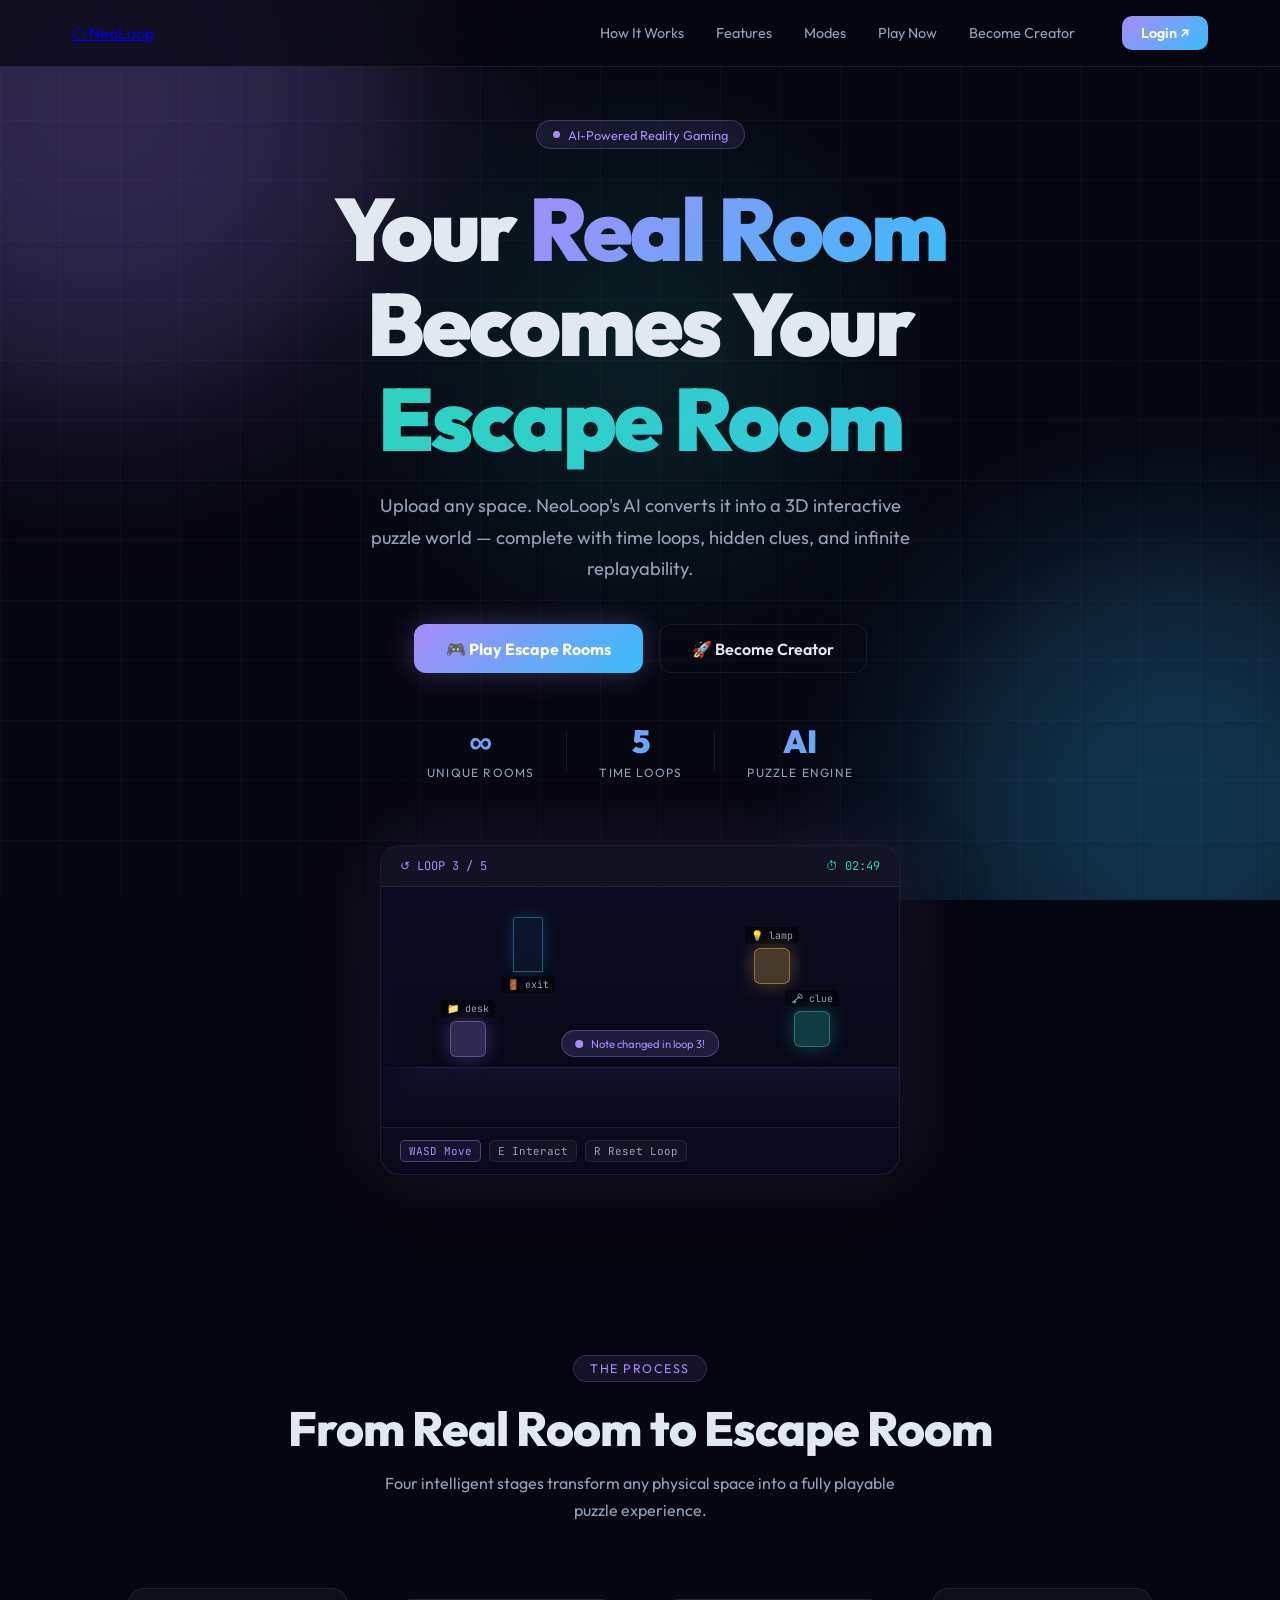
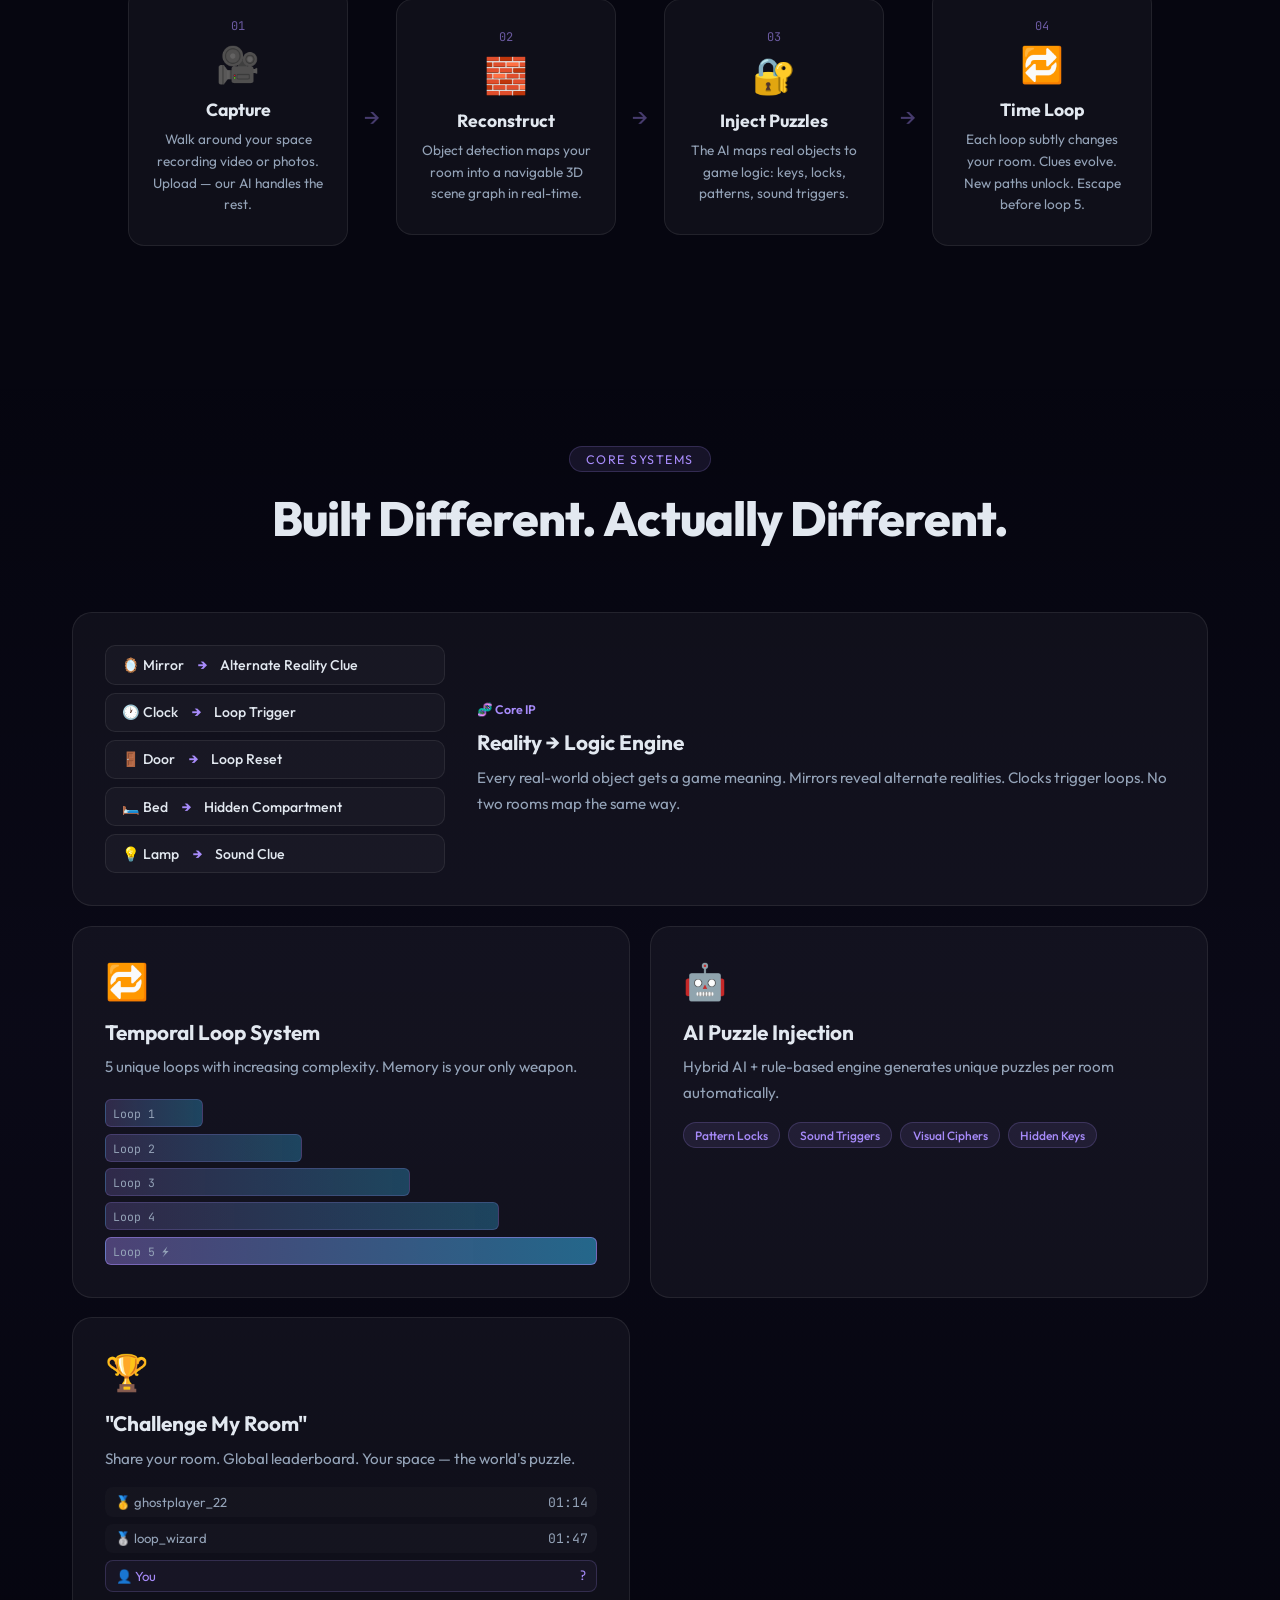
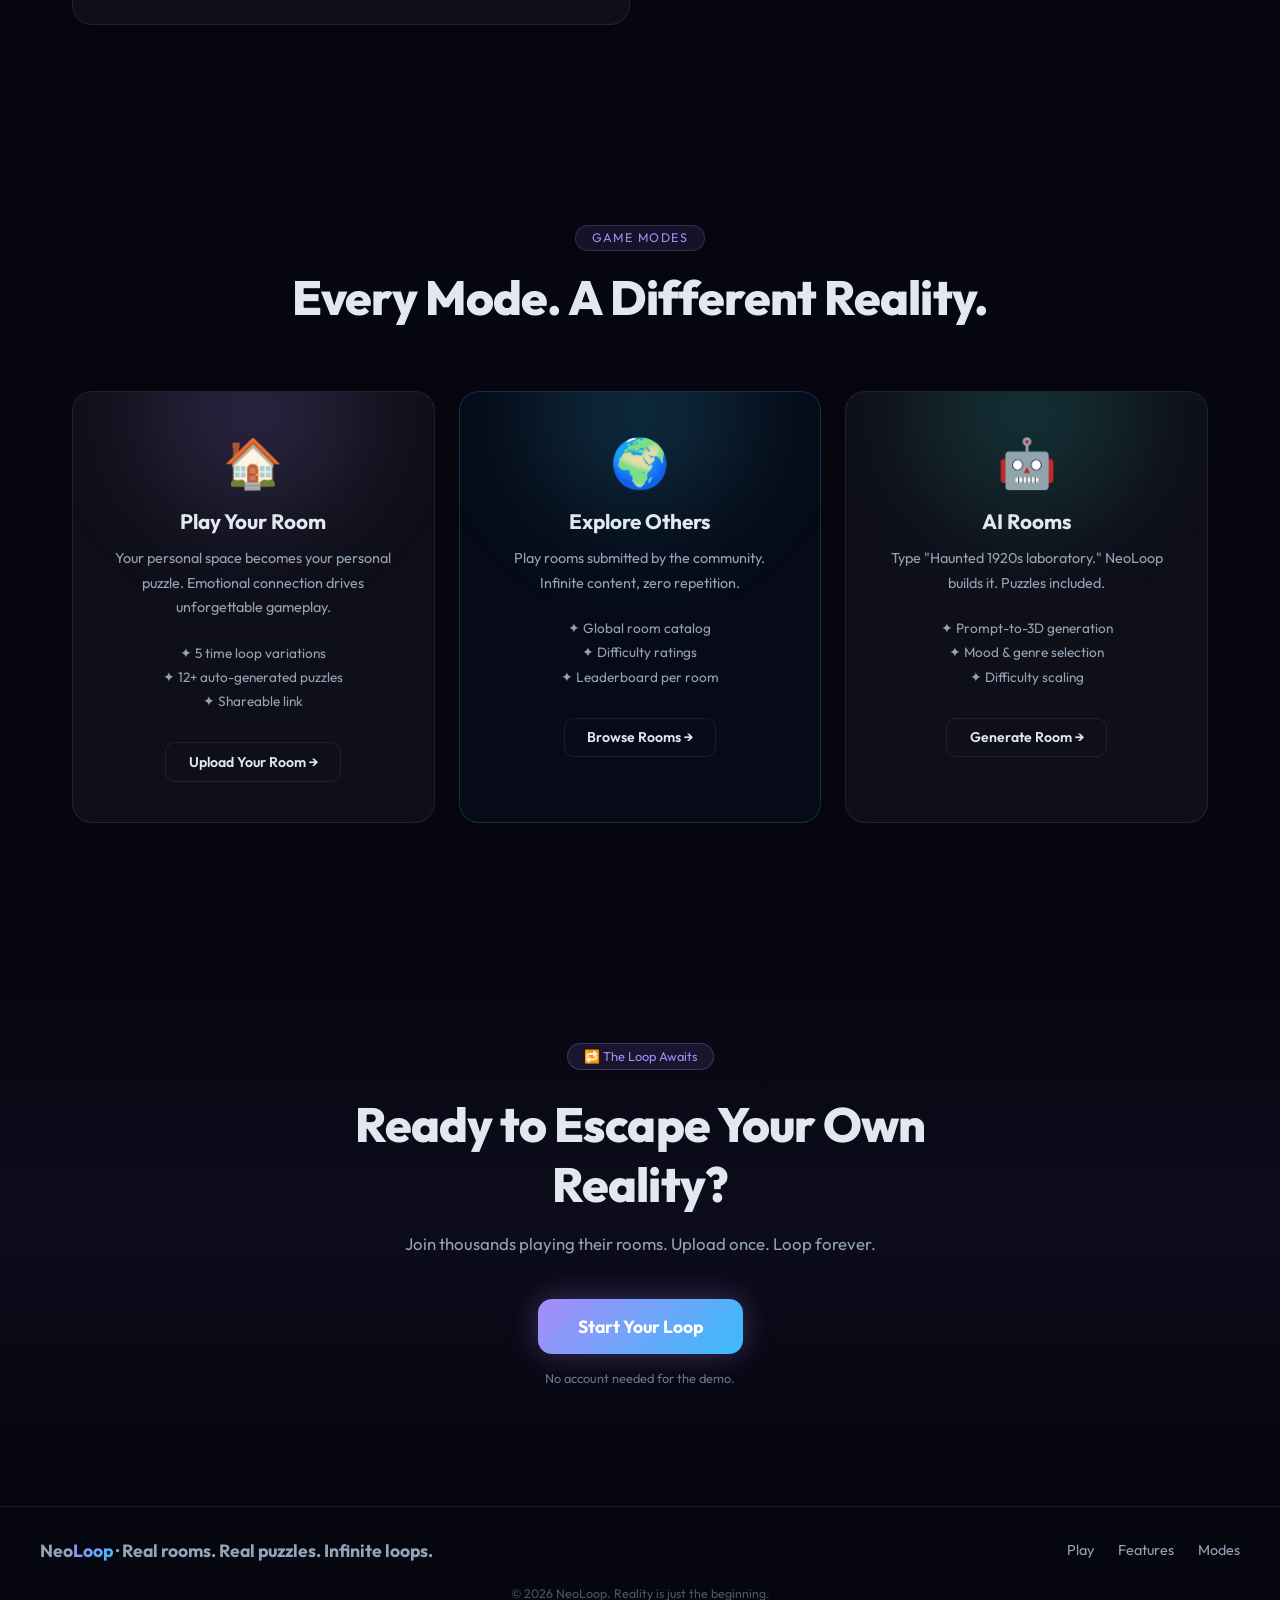
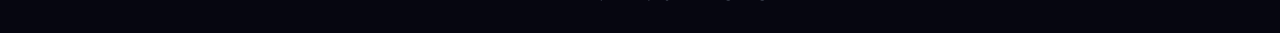
<file: neoloop/frontend/index.html>
<!DOCTYPE html>
<html lang="en">
<head>
  <meta charset="UTF-8"/>
  <meta name="viewport" content="width=device-width, initial-scale=1.0"/>
  <title>NeoLoop — Your Room, Your Escape</title>
  <meta name="description" content="Upload your real room and play it as an AI-generated 3D escape room with time loops and hidden puzzles."/>
  <link rel="preconnect" href="https://fonts.googleapis.com"/>
  <link href="https://fonts.googleapis.com/css2?family=Outfit:wght@300;400;600;700;900&family=JetBrains+Mono:wght@400;700&display=swap" rel="stylesheet"/>
  <link rel="stylesheet" href="css/landing.css"/>
</head>
<body>

  <div class="bg-canvas">
    <div class="grid-overlay"></div>
    <div class="orb orb-1"></div>
    <div class="orb orb-2"></div>
    <div class="orb orb-3"></div>
  </div>

  <nav class="navbar">

      <div class="nav-inner">

          <a href="index.html" class="logo">

              <span class="logo-icon">⬡</span>
              Neo<span>Loop</span>

          </a>

          <div class="nav-links">

              <a href="#howitworks">
                  How It Works
              </a>

              <a href="#features">
                  Features
              </a>

              <a href="#modes">
                  Modes
              </a>

              <a href="pages/register.html?role=PLAYER">
                  Play Now
              </a>

              <a href="pages/register.html?role=CREATOR">
                  Become Creator
              </a>

          </div>

          <a
             href="pages/login.html"
             class="nav-cta"
             id="nav-play-btn">

             Login ↗

          </a>

      </div>

  </nav>

  <section class="hero">
    <div class="hero-tag"><span class="dot"></span>AI-Powered Reality Gaming</div>
    <h1>Your <span class="grad">Real Room</span><br/>Becomes Your<br/><span class="loop-text">Escape Room</span></h1>
    <p class="hero-sub">Upload any space. NeoLoop's AI converts it into a 3D interactive puzzle world — complete with time loops, hidden clues, and infinite replayability.</p>
    <div class="hero-btns">
      <a href="pages/register.html?role=PLAYER"
        class="btn-primary">

          🎮 Play Escape Rooms

      </a>
      <a href="pages/register.html?role=CREATOR"
        class="btn-ghost">

          🚀 Become Creator

      </a>
    </div>
    <div class="hero-stats">
      <div class="stat"><span class="sv">∞</span><span class="sl">Unique Rooms</span></div>
      <div class="sdiv"></div>
      <div class="stat"><span class="sv">5</span><span class="sl">Time Loops</span></div>
      <div class="sdiv"></div>
      <div class="stat"><span class="sv">AI</span><span class="sl">Puzzle Engine</span></div>
    </div>

    <!-- Room Preview Card -->
    <div class="preview-card">
      <div class="pcard-top">
        <div class="phud-loop">↺ LOOP 3 / 5</div>
        <div class="phud-timer">⏱ 02:47</div>
      </div>
      <div class="pscene">
        <div class="ps-floor"></div>
        <div class="ps-wall-b"></div>
        <div class="ps-wall-l"></div>
        <div class="ps-obj ps-desk"><span class="pobj-lbl">📁 desk</span><div class="pobj-glow"></div></div>
        <div class="ps-obj ps-lamp"><span class="pobj-lbl">💡 lamp</span><div class="pobj-glow g-yellow"></div></div>
        <div class="ps-obj ps-drawer"><span class="pobj-lbl">🗝️ clue</span><div class="pobj-glow g-teal"></div></div>
        <div class="ps-obj ps-door"><div class="ps-door-panel"></div><span class="pobj-lbl">🚪 exit</span></div>
        <div class="ps-hint"><div class="hint-ring"></div>Note changed in loop 3!</div>
      </div>
      <div class="pcard-controls">
        <span class="pctrl active">WASD Move</span>
        <span class="pctrl">E Interact</span>
        <span class="pctrl">R Reset Loop</span>
      </div>
    </div>
  </section>

  <!-- How It Works -->
  <section class="section" id="howitworks">
    <div class="container">
      <div class="sec-hdr">
        <span class="sec-tag">The Process</span>
        <h2>From Real Room to Escape Room</h2>
        <p>Four intelligent stages transform any physical space into a fully playable puzzle experience.</p>
      </div>
      <div class="steps">
        <div class="step-card">
          <div class="step-num">01</div>
          <div class="step-ico">🎥</div>
          <h3>Capture</h3>
          <p>Walk around your space recording video or photos. Upload — our AI handles the rest.</p>
        </div>
        <div class="step-arrow">→</div>
        <div class="step-card">
          <div class="step-num">02</div>
          <div class="step-ico">🧱</div>
          <h3>Reconstruct</h3>
          <p>Object detection maps your room into a navigable 3D scene graph in real-time.</p>
        </div>
        <div class="step-arrow">→</div>
        <div class="step-card">
          <div class="step-num">03</div>
          <div class="step-ico">🔐</div>
          <h3>Inject Puzzles</h3>
          <p>The AI maps real objects to game logic: keys, locks, patterns, sound triggers.</p>
        </div>
        <div class="step-arrow">→</div>
        <div class="step-card">
          <div class="step-num">04</div>
          <div class="step-ico">🔁</div>
          <h3>Time Loop</h3>
          <p>Each loop subtly changes your room. Clues evolve. New paths unlock. Escape before loop 5.</p>
        </div>
      </div>
    </div>
  </section>

  <!-- Features -->
  <section class="section feat-section" id="features">
    <div class="container">
      <div class="sec-hdr">
        <span class="sec-tag">Core Systems</span>
        <h2>Built Different. Actually Different.</h2>
      </div>
      <div class="feat-grid">
        <div class="feat-card feat-wide">
          <div class="feat-vis">
            <div class="rmap">
              <div class="rmap-item" style="--d:0s">🪞 Mirror <span>→</span> Alternate Reality Clue</div>
              <div class="rmap-item" style="--d:.12s">🕐 Clock <span>→</span> Loop Trigger</div>
              <div class="rmap-item" style="--d:.24s">🚪 Door <span>→</span> Loop Reset</div>
              <div class="rmap-item" style="--d:.36s">🛏️ Bed <span>→</span> Hidden Compartment</div>
              <div class="rmap-item" style="--d:.48s">💡 Lamp <span>→</span> Sound Clue</div>
            </div>
          </div>
          <div class="feat-txt">
            <span class="feat-tag">🧬 Core IP</span>
            <h3>Reality → Logic Engine</h3>
            <p>Every real-world object gets a game meaning. Mirrors reveal alternate realities. Clocks trigger loops. No two rooms map the same way.</p>
          </div>
        </div>
        <div class="feat-card">
          <div class="feat-ico">🔁</div>
          <h3>Temporal Loop System</h3>
          <p>5 unique loops with increasing complexity. Memory is your only weapon.</p>
          <div class="loop-bars">
            <div class="lbar" style="--w:20%"><span>Loop 1</span></div>
            <div class="lbar" style="--w:40%"><span>Loop 2</span></div>
            <div class="lbar" style="--w:62%"><span>Loop 3</span></div>
            <div class="lbar" style="--w:80%"><span>Loop 4</span></div>
            <div class="lbar lbar-final" style="--w:100%"><span>Loop 5 ⚡</span></div>
          </div>
        </div>
        <div class="feat-card">
          <div class="feat-ico">🤖</div>
          <h3>AI Puzzle Injection</h3>
          <p>Hybrid AI + rule-based engine generates unique puzzles per room automatically.</p>
          <div class="chips">
            <span>Pattern Locks</span><span>Sound Triggers</span><span>Visual Ciphers</span><span>Hidden Keys</span>
          </div>
        </div>
        <div class="feat-card">
          <div class="feat-ico">🏆</div>
          <h3>"Challenge My Room"</h3>
          <p>Share your room. Global leaderboard. Your space — the world's puzzle.</p>
          <div class="lb-mock">
            <div class="lb-row">🥇 ghostplayer_22 <span>01:14</span></div>
            <div class="lb-row">🥈 loop_wizard <span>01:47</span></div>
            <div class="lb-row lb-you">👤 You <span>?</span></div>
          </div>
        </div>
      </div>
    </div>
  </section>

  <!-- Modes -->
  <section class="section" id="modes">
    <div class="container">
      <div class="sec-hdr">
        <span class="sec-tag">Game Modes</span>
        <h2>Every Mode. A Different Reality.</h2>
      </div>
      <div class="modes-grid">
        <div class="mode-card">
          <div class="mode-ico">🏠</div>
          <div class="mode-aura ma-purple"></div>
          <h3>Play Your Room</h3>
          <p>Your personal space becomes your personal puzzle. Emotional connection drives unforgettable gameplay.</p>
          <ul><li>✦ 5 time loop variations</li><li>✦ 12+ auto-generated puzzles</li><li>✦ Shareable link</li></ul>
          <a href="upload.html" class="mode-btn" id="mode-own-btn">Upload Your Room →</a>
        </div>
        <div class="mode-card mode-card-mid">
          <div class="mode-ico">🌍</div>
          <div class="mode-aura ma-blue"></div>
          <h3>Explore Others</h3>
          <p>Play rooms submitted by the community. Infinite content, zero repetition.</p>
          <ul><li>✦ Global room catalog</li><li>✦ Difficulty ratings</li><li>✦ Leaderboard per room</li></ul>
          <a href="upload.html?demo=explore" class="mode-btn" id="mode-explore-btn">Browse Rooms →</a>
        </div>
        <div class="mode-card">
          <div class="mode-ico">🤖</div>
          <div class="mode-aura ma-teal"></div>
          <h3>AI Rooms</h3>
          <p>Type "Haunted 1920s laboratory." NeoLoop builds it. Puzzles included.</p>
          <ul><li>✦ Prompt-to-3D generation</li><li>✦ Mood & genre selection</li><li>✦ Difficulty scaling</li></ul>
          <a href="upload.html?demo=ai" class="mode-btn" id="mode-ai-btn">Generate Room →</a>
        </div>
      </div>
    </div>
  </section>

  <!-- CTA -->
  <section class="cta-sec">
    <div class="cta-inner">
      <div class="cta-badge">🔁 The Loop Awaits</div>
      <h2>Ready to Escape Your Own Reality?</h2>
      <p>Join thousands playing their rooms. Upload once. Loop forever.</p>
      <a href="upload.html" class="btn-primary btn-lg" id="cta-start-btn">Start Your Loop</a>
      <div class="cta-note">No account needed for the demo.</div>
    </div>
  </section>

  <footer class="footer">
    <div class="footer-in">
      <div class="footer-brand">Neo<span class="accent">Loop</span> · Real rooms. Real puzzles. Infinite loops.</div>
      <div class="footer-links"><a href="upload.html">Play</a><a href="#features">Features</a><a href="#modes">Modes</a></div>
    </div>
    <div class="footer-copy">© 2026 NeoLoop. Reality is just the beginning.</div>
  </footer>

  <script src="js/landing.js"></script>
  <script>

  const token =
      localStorage.getItem(
          "access_token"
      );

  const role =
      localStorage.getItem(
          "role"
      );

  if(token){

      const dashboardLink =
          role === "CREATOR"
              ? "pages/dashboard.html"
              : "pages/player-dashboard.html";

      document.getElementById(
          "nav-play-btn"
      ).href =
          dashboardLink;

      document.getElementById(
          "nav-play-btn"
      ).innerText =
          "Dashboard ↗";

      document.getElementById(
          "mode-own-btn"
      ).href =
          dashboardLink;

      document.getElementById(
          "mode-explore-btn"
      ).href =
          dashboardLink;

      document.getElementById(
          "mode-ai-btn"
      ).href =
          dashboardLink;

      document.getElementById(
          "cta-start-btn"
      ).href =
          dashboardLink;
  }

  </script>
</body>
</html>
</file>
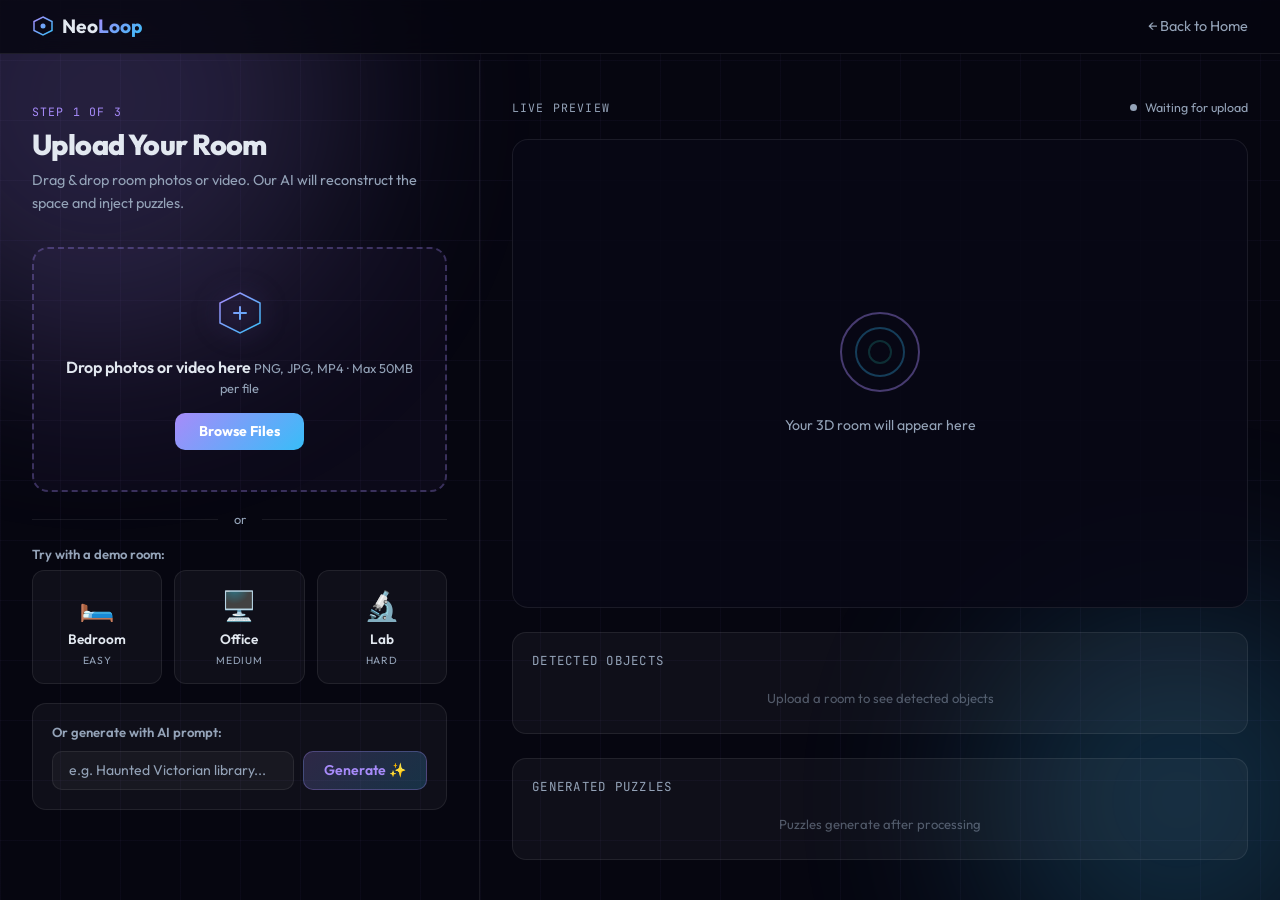
<file: neoloop/frontend/upload.html>
<!DOCTYPE html>
<html lang="en">
<head>
  <meta charset="UTF-8"/>
  <meta name="viewport" content="width=device-width, initial-scale=1.0"/>
  <title>NeoLoop — Upload Your Room</title>
  <meta name="description" content="Upload your room photos or video to generate your personalized time loop escape room."/>
  <link href="https://fonts.googleapis.com/css2?family=Outfit:wght@300;400;600;700;900&family=JetBrains+Mono:wght@400;700&display=swap" rel="stylesheet"/>
  <link rel="stylesheet" href="css/upload.css"/>
</head>
<body>
  <div class="bg-canvas">
    <div class="grid-overlay"></div>
    <div class="orb orb-1"></div>
    <div class="orb orb-2"></div>
  </div>

  <nav class="navbar">
    <div class="nav-inner">
      <a href="index.html" class="nav-logo">
        <svg width="22" height="22" viewBox="0 0 22 22" fill="none">
          <path d="M11 2L20 6.5V15.5L11 20L2 15.5V6.5L11 2Z" stroke="url(#nlg)" stroke-width="1.5" fill="none"/>
          <circle cx="11" cy="11" r="2.5" fill="url(#nlg)"/>
          <defs><linearGradient id="nlg" x1="2" y1="2" x2="20" y2="20" gradientUnits="userSpaceOnUse"><stop stop-color="#a78bfa"/><stop offset="1" stop-color="#38bdf8"/></linearGradient></defs>
        </svg>
        <span>Neo<span class="accent">Loop</span></span>
      </a>
      <a href="index.html" class="back-link">← Back to Home</a>
    </div>
  </nav>

  <main class="upload-main">
    <!-- Left: Upload Panel -->
    <div class="upload-panel" id="upload-panel">
      <div class="panel-header">
        <span class="step-indicator" id="step-indicator">Step 1 of 3</span>
        <h1 id="panel-title">Upload Your Room</h1>
        <p id="panel-desc">Drag & drop room photos or video. Our AI will reconstruct the space and inject puzzles.</p>
      </div>

      <!-- Step 1: Upload -->
      <div class="step-content" id="step-1">
        <div class="drop-zone" id="drop-zone">
          <div class="dz-inner">
            <div class="dz-icon">
              <svg width="48" height="48" viewBox="0 0 48 48" fill="none">
                <path d="M24 4L44 14V34L24 44L4 34V14L24 4Z" stroke="url(#dzg)" stroke-width="1.5" fill="none"/>
                <path d="M24 18V30M18 24H30" stroke="url(#dzg)" stroke-width="2" stroke-linecap="round"/>
                <defs><linearGradient id="dzg" x1="4" y1="4" x2="44" y2="44" gradientUnits="userSpaceOnUse"><stop stop-color="#a78bfa"/><stop offset="1" stop-color="#38bdf8"/></linearGradient></defs>
              </svg>
            </div>
            <div class="dz-text">
              <span class="dz-main">Drop photos or video here</span>
              <span class="dz-sub">PNG, JPG, MP4 · Max 50MB per file</span>
            </div>
            <button class="dz-btn" id="dz-browse-btn" onclick="document.getElementById('file-input').click()">Browse Files</button>
            <input type="file" id="file-input" accept="image/*,video/*" multiple hidden/>
          </div>
        </div>

        <div class="or-divider"><span>or</span></div>

        <div class="demo-options">
          <p class="demo-label">Try with a demo room:</p>
          <div class="demo-cards">
            <button class="demo-card" id="demo-bedroom" data-room="bedroom">
              <span class="dc-ico">🛏️</span>
              <span class="dc-name">Bedroom</span>
              <span class="dc-diff">Easy</span>
            </button>
            <button class="demo-card" id="demo-office" data-room="office">
              <span class="dc-ico">🖥️</span>
              <span class="dc-name">Office</span>
              <span class="dc-diff">Medium</span>
            </button>
            <button class="demo-card" id="demo-lab" data-room="lab">
              <span class="dc-ico">🔬</span>
              <span class="dc-name">Lab</span>
              <span class="dc-diff">Hard</span>
            </button>
          </div>
        </div>

        <!-- AI Prompt Option -->
        <div class="ai-prompt-box">
          <label class="aip-label">Or generate with AI prompt:</label>
          <div class="aip-row">
            <input type="text" id="ai-prompt-input" class="aip-input" placeholder="e.g. Haunted Victorian library..." maxlength="120"/>
            <button class="aip-btn" id="ai-gen-btn">Generate ✨</button>
          </div>
        </div>
      </div>

      <!-- Step 2: Processing -->
      <div class="step-content hidden" id="step-2">
        <div class="process-steps">
          <div class="proc-step" id="proc-1">
            <div class="proc-icon"></div>
            <div class="proc-info">
              <span class="proc-title">Analyzing room structure...</span>
              <div class="proc-bar"><div class="proc-fill" id="pf-1"></div></div>
            </div>
          </div>
          <div class="proc-step" id="proc-2">
            <div class="proc-icon"></div>
            <div class="proc-info">
              <span class="proc-title">Detecting objects & surfaces...</span>
              <div class="proc-bar"><div class="proc-fill" id="pf-2"></div></div>
            </div>
          </div>
          <div class="proc-step" id="proc-3">
            <div class="proc-icon"></div>
            <div class="proc-info">
              <span class="proc-title">Building 3D scene graph...</span>
              <div class="proc-bar"><div class="proc-fill" id="pf-3"></div></div>
            </div>
          </div>
          <div class="proc-step" id="proc-4">
            <div class="proc-icon"></div>
            <div class="proc-info">
              <span class="proc-title">Injecting time loop puzzles...</span>
              <div class="proc-bar"><div class="proc-fill" id="pf-4"></div></div>
            </div>
          </div>
        </div>
        <div class="proc-log" id="proc-log"></div>
      </div>

      <!-- Step 3: Configure -->
      <div class="step-content hidden" id="step-3">
        <div class="config-grid">
          <div class="config-group">
            <label>Difficulty</label>
            <div class="config-options" id="diff-opts">
              <button class="cfg-opt active" data-val="easy">Easy</button>
              <button class="cfg-opt" data-val="medium">Medium</button>
              <button class="cfg-opt" data-val="hard">Hard</button>
            </div>
          </div>
          <div class="config-group">
            <label>Game Mode</label>
            <div class="config-options" id="mode-opts">
              <button class="cfg-opt active" data-val="escape">Escape</button>
              <button class="cfg-opt" data-val="detective">Detective</button>
              <button class="cfg-opt" data-val="horror">Horror</button>
            </div>
          </div>
          <div class="config-group">
            <label>Loop Count</label>
            <div class="loop-slider-wrap">
              <input type="range" id="loop-count" min="3" max="7" value="5" class="loop-slider"/>
              <span id="loop-count-val">5 Loops</span>
            </div>
          </div>
          <div class="config-group">
            <label>Share Room</label>
            <div class="share-toggle-wrap">
              <label class="toggle">
                <input type="checkbox" id="share-toggle" checked/>
                <span class="toggle-track"><span class="toggle-thumb"></span></span>
              </label>
              <span class="toggle-label">Allow others to play your room</span>
            </div>
          </div>
        </div>
        <button class="start-btn" id="start-game-btn">
          <svg width="20" height="20" viewBox="0 0 20 20" fill="none"><polygon points="7,4 17,10 7,16" fill="currentColor"/></svg>
          Enter the Loop
        </button>
      </div>
    </div>

    <!-- Right: Live Preview -->
    <div class="preview-panel">
      <div class="pp-header">
        <span class="pp-tag">Live Preview</span>
        <div class="pp-status" id="pp-status"><span class="pp-dot"></span>Waiting for upload</div>
      </div>
      <div class="room-preview" id="room-preview">
        <div class="rp-placeholder">
          <div class="rp-hex-anim">
            <div class="hex h1"></div>
            <div class="hex h2"></div>
            <div class="hex h3"></div>
          </div>
          <span>Your 3D room will appear here</span>
        </div>
      </div>
      <div class="detected-objects" id="detected-objects">
        <div class="do-header">Detected Objects</div>
        <div class="do-list" id="do-list">
          <div class="do-empty">Upload a room to see detected objects</div>
        </div>
      </div>
      <div class="puzzle-preview" id="puzzle-preview">
        <div class="pp2-header">Generated Puzzles</div>
        <div class="pp2-list" id="pp2-list">
          <div class="do-empty">Puzzles generate after processing</div>
        </div>
      </div>
    </div>
  </main>

  <script src="js/api.js"></script>
  <script src="js/upload.js"></script>
</body>
</html>
</file>
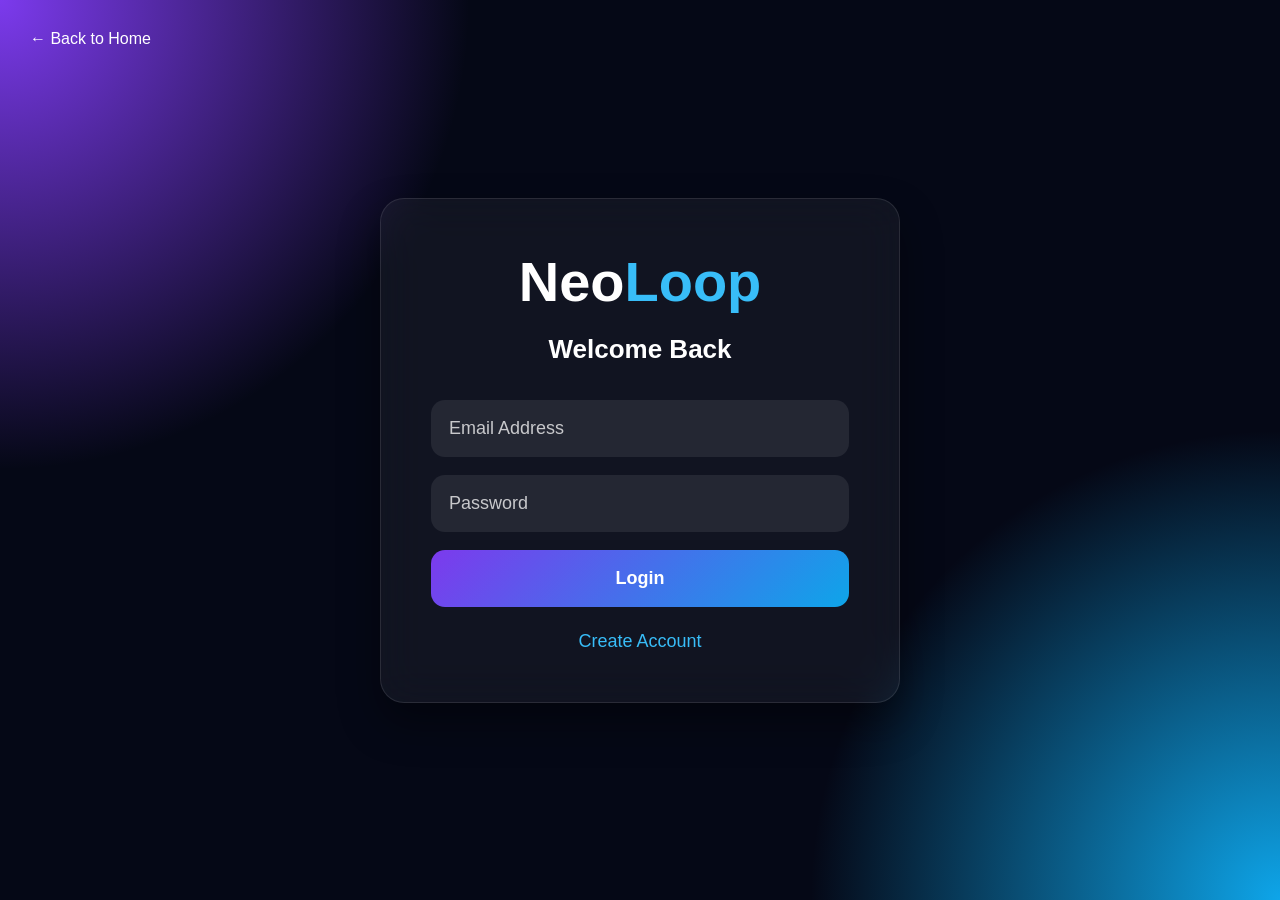
<file: neoloop/frontend/pages/dashboard.html>
<!DOCTYPE html>
<html lang="en">

<head>

    <meta charset="UTF-8">

    <meta
        name="viewport"
        content="width=device-width, initial-scale=1.0">

    <title>NeoLoop | Creator Dashboard</title>

    <link
        rel="stylesheet"
        href="../css/dashboard.css">

</head>

<body>

<div class="dashboard-container">

    <div class="top-bar">

        <div>

            <h1>
                My Rooms
            </h1>

            <p>
                Manage your escape rooms
            </p>

        </div>

        <div class="top-actions">

            <button
                class="create-btn"
                onclick="window.location.href='upload.html'">

                Create Room

            </button>

            <button
                class="logout-btn"
                onclick="logout()">

                Logout

            </button>

        </div>

    </div>

    <div
        id="rooms"
        class="rooms-grid">

        <div class="loading">
            Loading rooms...
        </div>

    </div>

</div>

<script src="../js/api.js"></script>
<script src="../js/dashboard.js"></script>

</body>
</html>
</file>
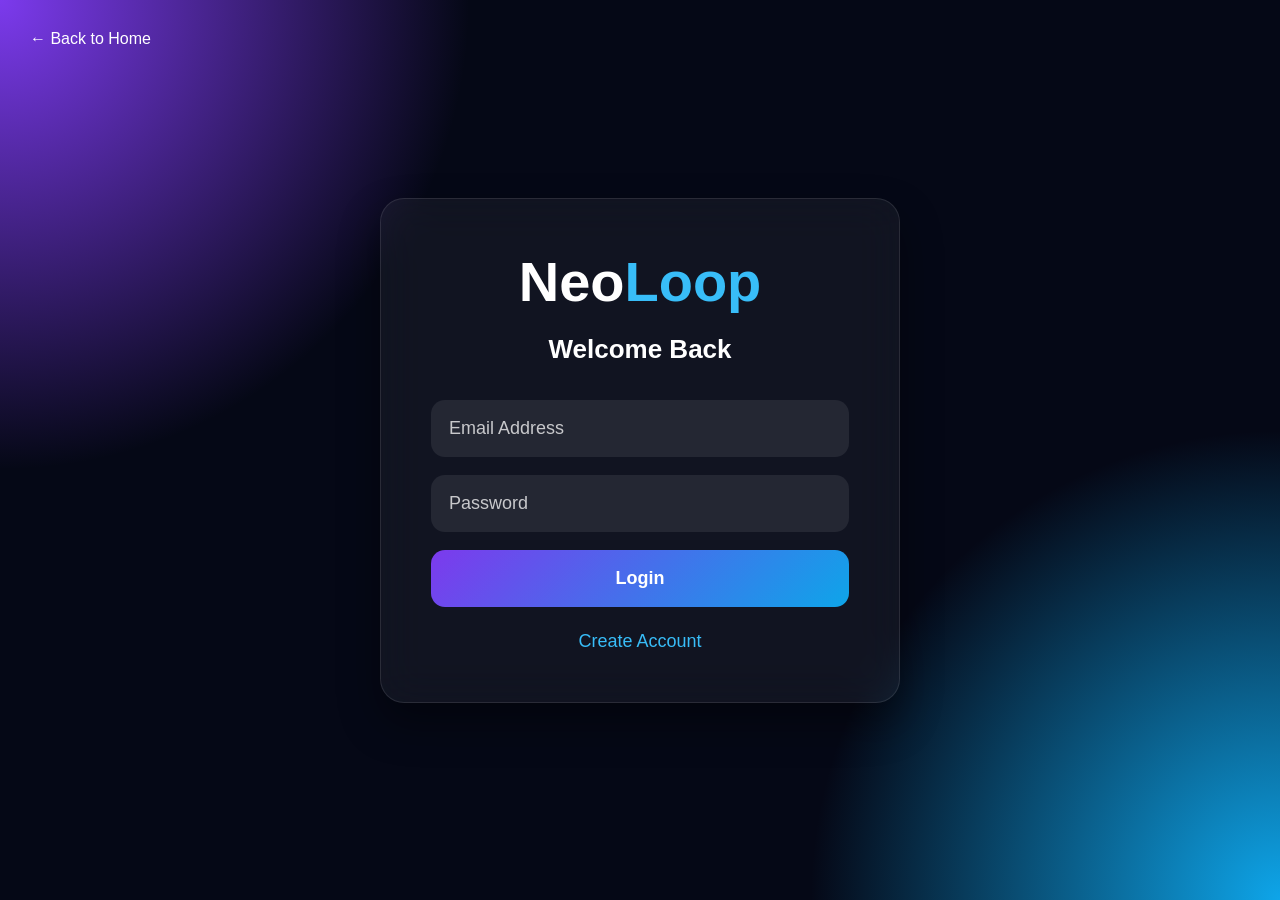
<file: neoloop/frontend/pages/login.html>
<!DOCTYPE html>
<html lang="en">

<head>

    <meta charset="UTF-8">

    <meta
        name="viewport"
        content="width=device-width, initial-scale=1.0">

    <title>NeoLoop | Login</title>

    <link
        rel="stylesheet"
        href="../css/auth.css">

</head>

<body>
<a
    href="../index.html"
    class="back-home">

    ← Back to Home

</a>
<div class="auth-card">

    <div class="logo">
        Neo<span>Loop</span>
    </div>

    <h2 class="auth-title">
        Welcome Back
    </h2>

    <input
        id="email"
        type="email"
        placeholder="Email Address">

    <input
        id="password"
        type="password"
        placeholder="Password">

    <button onclick="login()">
        Login
    </button>

    <div class="auth-footer">

        <a href="register.html">
            Create Account
        </a>

    </div>

</div>

<script src="../js/api.js"></script>

<script>

async function login() {

    const payload = {

        email:
            document
                .getElementById(
                    "email"
                )
                .value,

        password:
            document
                .getElementById(
                    "password"
                )
                .value
    };

    const response =
        await apiRequest(
            "/api/auth/login",
            "POST",
            payload
        );

    console.log(response);

    if (!response.success) {

        alert(
            response.message
        );

        return;
    }

    localStorage.setItem(
        "access_token",
        response.data.tokens.access_token
    );

    localStorage.setItem(
        "refresh_token",
        response.data.tokens.refresh_token
    );

    localStorage.setItem(
        "role",
        response.data.user.role
    );
    const roleCode =
        response.data.user.role;

    if (
        roleCode === "CREATOR"
    ) {

        window.location.href =
            "dashboard.html";
    }
    else {

        window.location.href =
            "player-dashboard.html";
    }
}

</script>

</body>

</html>
</file>
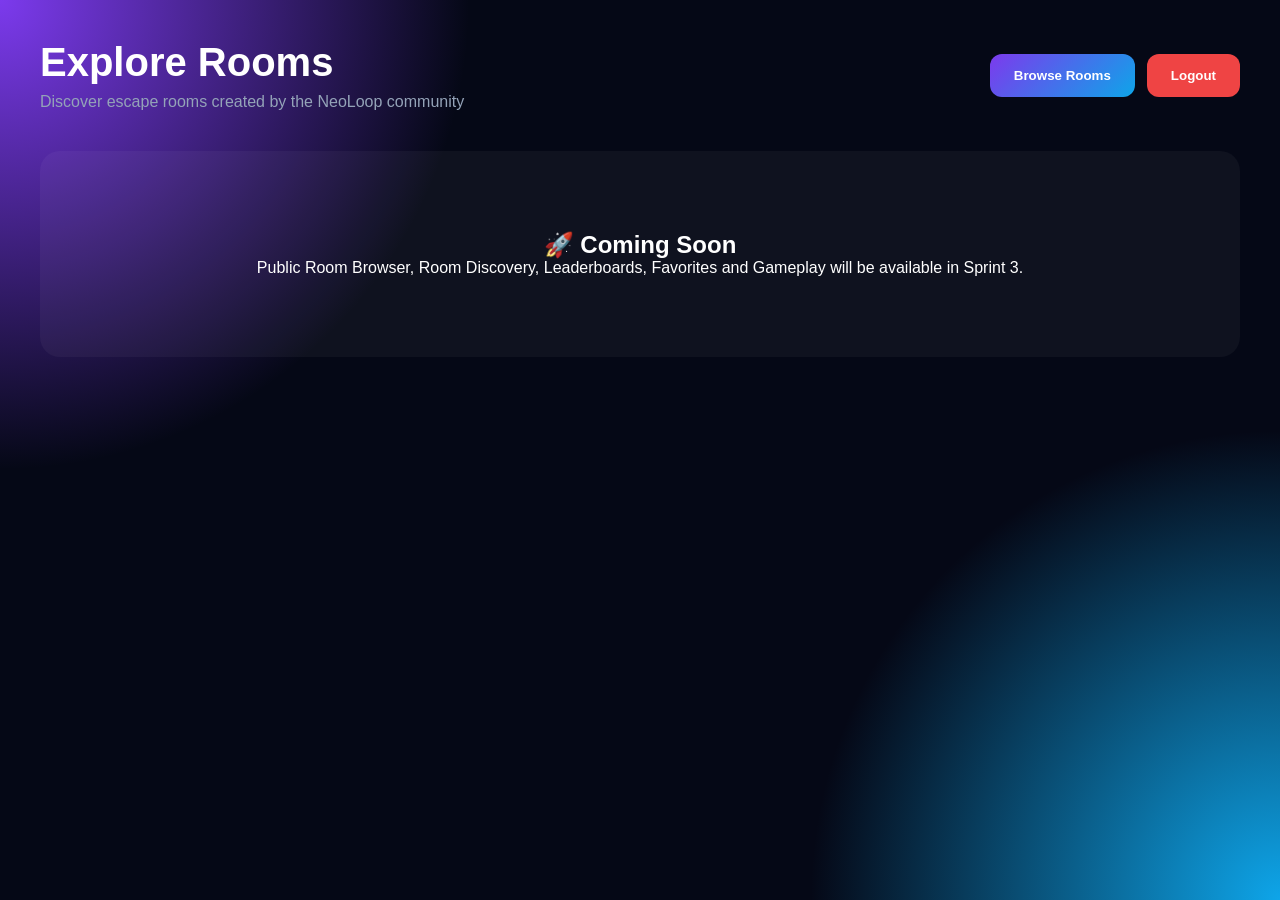
<file: neoloop/frontend/pages/player-dashboard.html>
<!DOCTYPE html>
<html lang="en">

<head>

    <meta charset="UTF-8">

    <meta
        name="viewport"
        content="width=device-width, initial-scale=1.0">

    <title>NeoLoop | Player Dashboard</title>

    <link
        rel="stylesheet"
        href="../css/dashboard.css">

</head>

<body>

    <div class="dashboard-container">

        <div class="top-bar">

            <div>

                <h1>Explore Rooms</h1>

                <p>
                    Discover escape rooms created by the NeoLoop community
                </p>

            </div>

            <div class="top-actions">

                <button
                    class="create-btn"
                    onclick="window.location.href='../index.html'">

                    Browse Rooms

                </button>

                <button
                    class="logout-btn"
                    onclick="logout()">

                    Logout

                </button>

            </div>

        </div>

        <div class="empty-state">

            <h2>
                🚀 Coming Soon
            </h2>

            <p>
                Public Room Browser, Room Discovery,
                Leaderboards, Favorites and Gameplay
                will be available in Sprint 3.
            </p>

        </div>

    </div>

    <script src="../js/auth.js"></script>

</body>

</html>
</file>
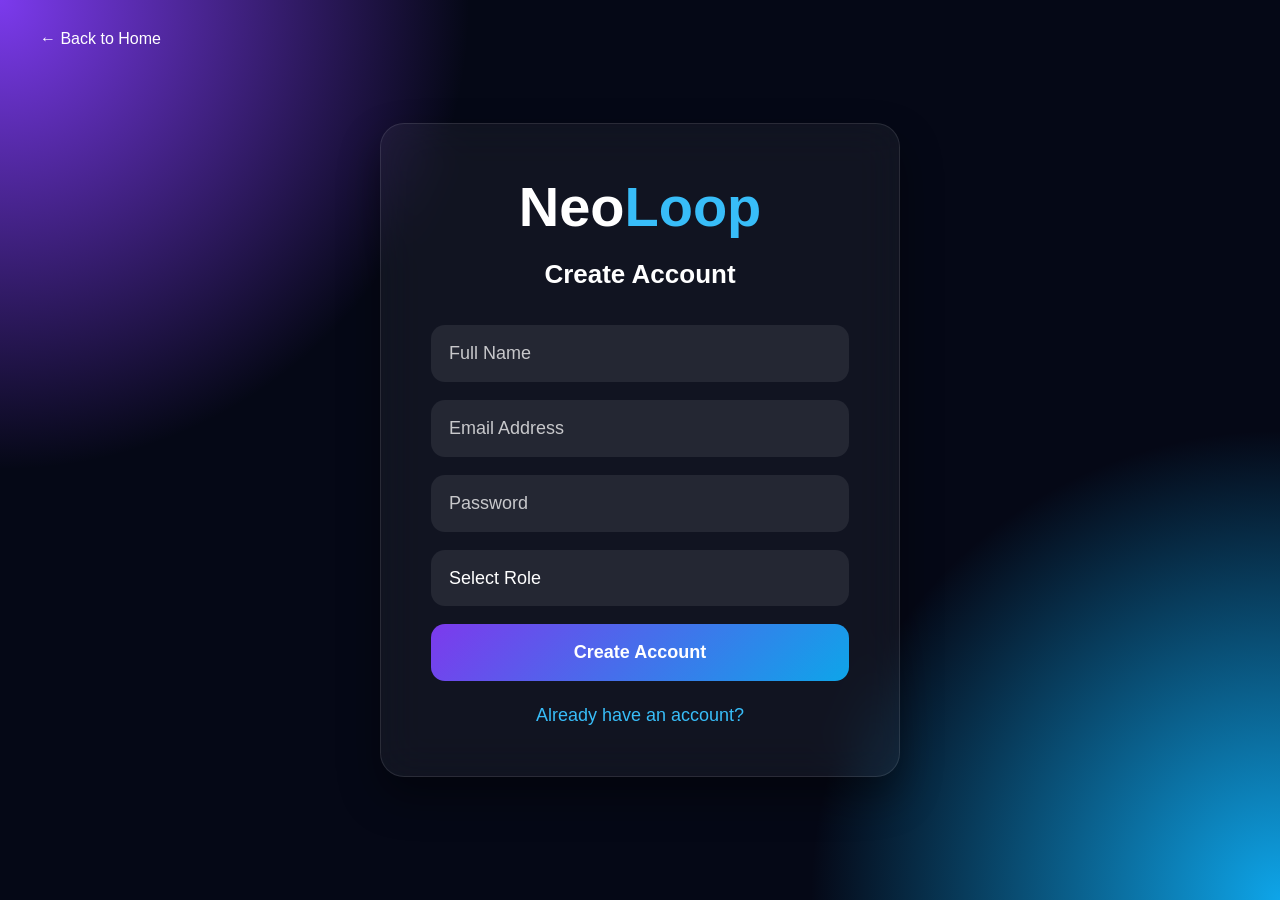
<file: neoloop/frontend/pages/register.html>
<!DOCTYPE html>
<html lang="en">

<head>

    <meta charset="UTF-8">

    <meta
        name="viewport"
        content="width=device-width, initial-scale=1.0">

    <title>NeoLoop | Register</title>

    <link
        rel="stylesheet"
        href="../css/auth.css">

</head>

<body>
<a href="../index.html" class="home-link">
    ← Back to Home
</a>
<div class="auth-card">

    <div class="logo">
        Neo<span>Loop</span>
    </div>

    <h2 class="auth-title">
        Create Account
    </h2>

    <input
        id="name"
        type="text"
        placeholder="Full Name">

    <input
        id="email"
        type="email"
        placeholder="Email Address">

    <input
        id="password"
        type="password"
        placeholder="Password">

    <select id="role">

        <option
            value=""
            disabled
            selected>

            Select Role

        </option>

    </select>

    <button onclick="register()">

        Create Account

    </button>

    <div class="auth-footer">

        <a href="login.html">

            Already have an account?

        </a>

    </div>

</div>

<script src="../js/api.js"></script>

<script>

let roles = [];

async function loadRoles(){

    const response =
        await apiRequest(
            "/api/public/non-admin-roles",
            "GET"
        );

    console.log(
        "Roles Response:",
        response
    );

    if(!response.success){

        alert(
            "Unable to load roles"
        );

        return;
    }

    roles = response.data;

    const roleSelect =
        document.getElementById(
            "role"
        );

    roles.forEach(role => {

        const option =
            document.createElement(
                "option"
            );

        option.value =
            role.id;

        option.textContent =
            role.name;

        roleSelect.appendChild(
            option
        );
    });

    autoSelectRole();
    const requestedRole =
        new URLSearchParams(
            window.location.search
        ).get("role");

    if(requestedRole){

        document
            .getElementById("role")
            .style.display = "none";
    }
}

function autoSelectRole(){

    const requestedRole =
        new URLSearchParams(
            window.location.search
        ).get("role");

    if(!requestedRole){

        return;
    }

    const role =
        roles.find(
            r =>
                r.code ===
                requestedRole.toUpperCase()
        );

    if(role){

        document
            .getElementById(
                "role"
            )
            .value =
            role.id;
    }
}

async function register(){

    const payload = {

        name:
            document
                .getElementById(
                    "name"
                )
                .value
                .trim(),

        email:
            document
                .getElementById(
                    "email"
                )
                .value
                .trim(),

        password:
            document
                .getElementById(
                    "password"
                )
                .value,

        role_id:
            parseInt(
                document
                    .getElementById(
                        "role"
                    )
                    .value
            )
    };

    if(!payload.name){

        alert(
            "Name is required"
        );

        return;
    }

    if(!payload.email){

        alert(
            "Email is required"
        );

        return;
    }

    if(!payload.password){

        alert(
            "Password is required"
        );

        return;
    }

    if(!payload.role_id){

        alert(
            "Please select a role"
        );

        return;
    }

    const response =
        await apiRequest(
            "/api/auth/register",
            "POST",
            payload
        );

    console.log(response);

    if(!response.success){

        alert(
            response.message
        );

        return;
    }

    alert(
        "Registration Successful"
    );

    window.location.href =
        "login.html";
}

loadRoles();

</script>

</body>

</html>
</file>
<file: neoloop/frontend/css/landing.css>
/* ===== NEOLOOP LANDING CSS ===== */
@import url('https://fonts.googleapis.com/css2?family=Outfit:wght@300;400;600;700;900&family=JetBrains+Mono:wght@400;700&display=swap');

*, *::before, *::after { box-sizing: border-box; margin: 0; padding: 0; }

:root {
  --purple: #a78bfa;
  --blue: #38bdf8;
  --teal: #2dd4bf;
  --bg: #060610;
  --bg2: #0c0c1e;
  --card: rgba(255,255,255,0.04);
  --card-border: rgba(255,255,255,0.08);
  --text: #e2e8f0;
  --sub: #94a3b8;
  --grad: linear-gradient(135deg, var(--purple), var(--blue));
}

html { scroll-behavior: smooth; }

body {
  font-family: 'Outfit', sans-serif;
  background: var(--bg);
  color: var(--text);
  overflow-x: hidden;
  min-height: 100vh;
}

/* Background */
.bg-canvas { position: fixed; inset: 0; z-index: 0; pointer-events: none; overflow: hidden; }
.grid-overlay {
  position: absolute; inset: 0;
  background-image:
    linear-gradient(rgba(167,139,250,0.04) 1px, transparent 1px),
    linear-gradient(90deg, rgba(167,139,250,0.04) 1px, transparent 1px);
  background-size: 60px 60px;
}
.orb {
  position: absolute; border-radius: 50%;
  filter: blur(100px); opacity: 0.25;
  animation: orbFloat 12s ease-in-out infinite alternate;
}
.orb-1 { width: 600px; height: 600px; background: var(--purple); top: -200px; left: -200px; animation-delay: 0s; }
.orb-2 { width: 500px; height: 500px; background: var(--blue); bottom: -150px; right: -150px; animation-delay: -4s; }
.orb-3 { width: 400px; height: 400px; background: var(--teal); top: 40%; left: 50%; transform: translate(-50%,-50%); animation-delay: -8s; opacity: 0.12; }

@keyframes orbFloat {
  0% { transform: translate(0,0) scale(1); }
  100% { transform: translate(30px,40px) scale(1.1); }
}

/* Navbar */
.navbar {
  position: fixed; top: 0; left: 0; right: 0; z-index: 100;
  background: rgba(6,6,16,0.7);
  backdrop-filter: blur(20px);
  border-bottom: 1px solid var(--card-border);
  transition: all 0.3s;
}
.nav-inner {
  max-width: 1200px; margin: 0 auto;
  display: flex; align-items: center; gap: 2rem;
  padding: 1rem 2rem;
}
.nav-logo {
  display: flex; align-items: center; gap: 0.6rem;
  text-decoration: none; font-size: 1.3rem; font-weight: 700;
  color: var(--text);
}
.logo-hex svg { display: block; }
.accent { background: var(--grad); -webkit-background-clip: text; -webkit-text-fill-color: transparent; }
.nav-links { display: flex; align-items: center; gap: 0.2rem; margin-left: auto; }
.nav-links a {
  text-decoration: none; color: var(--sub); font-size: 0.9rem;
  padding: 0.45rem 0.9rem; border-radius: 8px;
  transition: all 0.2s;
}
.nav-links a:hover { color: var(--text); background: var(--card); }
.nav-cta-link { color: var(--purple) !important; }
.nav-cta {
  padding: 0.5rem 1.2rem; border-radius: 10px;
  background: var(--grad); color: #fff !important;
  text-decoration: none; font-weight: 600; font-size: 0.9rem;
  transition: opacity 0.2s, transform 0.2s;
  white-space: nowrap;
}
.nav-cta:hover { opacity: 0.85; transform: translateY(-1px); }

/* Hero */
.hero {
  position: relative; z-index: 1;
  min-height: 100vh; display: flex; flex-direction: column;
  align-items: center; justify-content: center;
  text-align: center; padding: 120px 2rem 80px;
}
.hero-tag {
  display: inline-flex; align-items: center; gap: 0.5rem;
  background: rgba(167,139,250,0.1); border: 1px solid rgba(167,139,250,0.25);
  padding: 0.35rem 1rem; border-radius: 50px;
  font-size: 0.8rem; color: var(--purple); margin-bottom: 2rem;
  animation: fadeUp 0.6s ease both;
}
.dot { width: 7px; height: 7px; border-radius: 50%; background: var(--purple); animation: pulse 2s infinite; }
@keyframes pulse { 0%,100%{opacity:1;transform:scale(1)} 50%{opacity:0.5;transform:scale(1.5)} }
@keyframes fadeUp { from{opacity:0;transform:translateY(24px)} to{opacity:1;transform:translateY(0)} }

.hero h1 {
  font-size: clamp(2.8rem, 7vw, 5.5rem); font-weight: 900;
  line-height: 1.08; letter-spacing: -0.03em; margin-bottom: 1.5rem;
  animation: fadeUp 0.6s 0.1s ease both;
}
.grad { background: var(--grad); -webkit-background-clip: text; -webkit-text-fill-color: transparent; }
.loop-text {
  background: linear-gradient(135deg, var(--teal), var(--blue));
  -webkit-background-clip: text; -webkit-text-fill-color: transparent;
  animation: shimmer 3s linear infinite;
  background-size: 200%;
}
@keyframes shimmer { 0%{background-position:0%} 100%{background-position:200%} }

.hero-sub {
  font-size: 1.15rem; color: var(--sub); max-width: 560px;
  line-height: 1.7; margin-bottom: 2.5rem;
  animation: fadeUp 0.6s 0.2s ease both;
}
.hero-btns { display: flex; gap: 1rem; justify-content: center; flex-wrap: wrap; margin-bottom: 3rem; animation: fadeUp 0.6s 0.3s ease both; }

.btn-primary {
  display: inline-flex; align-items: center; gap: 0.6rem;
  background: var(--grad); color: #fff;
  padding: 0.85rem 2rem; border-radius: 12px;
  font-size: 1rem; font-weight: 700;
  text-decoration: none; transition: all 0.25s;
  box-shadow: 0 0 30px rgba(167,139,250,0.3);
}
.btn-primary:hover { transform: translateY(-2px); box-shadow: 0 0 50px rgba(167,139,250,0.5); }
.btn-ghost {
  display: inline-flex; align-items: center; gap: 0.6rem;
  background: transparent; color: var(--text);
  padding: 0.85rem 2rem; border-radius: 12px;
  font-size: 1rem; font-weight: 600; text-decoration: none;
  border: 1px solid var(--card-border); transition: all 0.25s;
}
.btn-ghost:hover { border-color: var(--purple); color: var(--purple); background: rgba(167,139,250,0.05); }

/* Stats */
.hero-stats { display: flex; align-items: center; gap: 2rem; margin-bottom: 4rem; animation: fadeUp 0.6s 0.4s ease both; }
.stat { text-align: center; }
.sv { display: block; font-size: 2rem; font-weight: 900; background: var(--grad); -webkit-background-clip: text; -webkit-text-fill-color: transparent; }
.sl { font-size: 0.75rem; color: var(--sub); text-transform: uppercase; letter-spacing: 0.1em; }
.sdiv { width: 1px; height: 40px; background: var(--card-border); }

/* Preview Card */
.preview-card {
  width: 100%; max-width: 520px; margin: 0 auto;
  background: rgba(12,12,30,0.9); border: 1px solid var(--card-border);
  border-radius: 20px; overflow: hidden;
  box-shadow: 0 0 80px rgba(167,139,250,0.15), 0 40px 80px rgba(0,0,0,0.5);
  animation: fadeUp 0.8s 0.5s ease both;
}
.pcard-top { display: flex; justify-content: space-between; align-items: center; padding: 0.75rem 1.2rem; background: rgba(255,255,255,0.03); border-bottom: 1px solid var(--card-border); }
.phud-loop { font-size: 0.75rem; font-family: 'JetBrains Mono', monospace; color: var(--purple); }
.phud-timer { font-size: 0.75rem; font-family: 'JetBrains Mono', monospace; color: var(--teal); }

.pscene {
  position: relative; height: 240px;
  background: #080816; overflow: hidden;
}
.ps-floor { position: absolute; bottom: 0; left: 0; right: 0; height: 60px; background: linear-gradient(180deg, #111128, #0a0a1c); border-top: 1px solid rgba(167,139,250,0.15); }
.ps-wall-b { position: absolute; top: 0; left: 0; right: 0; height: 180px; background: linear-gradient(180deg, #0c0c22, #080818); }
.ps-wall-l { position: absolute; top: 0; left: 0; width: 40px; height: 100%; background: linear-gradient(90deg, #0a0a20, transparent); }

.ps-obj { position: absolute; display: flex; flex-direction: column; align-items: center; gap: 4px; cursor: pointer; transition: transform 0.3s; }
.ps-obj:hover { transform: scale(1.08); }
.pobj-lbl { font-size: 0.62rem; font-family: 'JetBrains Mono', monospace; color: var(--sub); background: rgba(0,0,0,0.6); padding: 2px 6px; border-radius: 4px; }
.pobj-glow { width: 36px; height: 36px; border-radius: 6px; background: rgba(167,139,250,0.25); border: 1px solid rgba(167,139,250,0.4); box-shadow: 0 0 20px rgba(167,139,250,0.3); animation: glowPulse 2.5s ease-in-out infinite; }
.g-yellow { background: rgba(250,200,80,0.25); border-color: rgba(250,200,80,0.4); box-shadow: 0 0 20px rgba(250,200,80,0.3); }
.g-teal { background: rgba(45,212,191,0.25); border-color: rgba(45,212,191,0.4); box-shadow: 0 0 20px rgba(45,212,191,0.3); animation-delay: -1.2s; }
@keyframes glowPulse { 0%,100%{opacity:0.7} 50%{opacity:1} }

.ps-desk { bottom: 70px; left: 60px; }
.ps-lamp { top: 40px; right: 100px; }
.ps-drawer { bottom: 80px; right: 60px; }
.ps-door { top: 30px; left: 120px; }
.ps-door-panel { width: 30px; height: 55px; border: 1px solid rgba(56,189,248,0.4); border-radius: 3px 3px 0 0; background: rgba(56,189,248,0.06); box-shadow: 0 0 15px rgba(56,189,248,0.2); }

.ps-hint {
  position: absolute; bottom: 70px; left: 50%; transform: translateX(-50%);
  background: rgba(167,139,250,0.15); border: 1px solid rgba(167,139,250,0.35);
  padding: 0.35rem 0.8rem; border-radius: 50px;
  font-size: 0.7rem; color: var(--purple); display: flex; align-items: center; gap: 0.5rem;
  animation: hintBounce 3s ease-in-out infinite;
}
.hint-ring { width: 8px; height: 8px; border-radius: 50%; background: var(--purple); animation: pulse 1.5s infinite; }
@keyframes hintBounce { 0%,100%{transform:translateX(-50%) translateY(0)} 50%{transform:translateX(-50%) translateY(-5px)} }

.pcard-controls { display: flex; gap: 0.5rem; padding: 0.75rem 1.2rem; border-top: 1px solid var(--card-border); }
.pctrl { font-size: 0.68rem; font-family: 'JetBrains Mono', monospace; color: var(--sub); background: var(--card); border: 1px solid var(--card-border); padding: 3px 8px; border-radius: 5px; }
.pctrl.active { color: var(--purple); border-color: rgba(167,139,250,0.4); background: rgba(167,139,250,0.08); }

/* Sections */
.section { position: relative; z-index: 1; padding: 100px 0; }
.container { max-width: 1200px; margin: 0 auto; padding: 0 2rem; }
.sec-hdr { text-align: center; margin-bottom: 4rem; }
.sec-tag { display: inline-block; background: rgba(167,139,250,0.1); border: 1px solid rgba(167,139,250,0.2); color: var(--purple); padding: 0.3rem 1rem; border-radius: 50px; font-size: 0.78rem; text-transform: uppercase; letter-spacing: 0.12em; margin-bottom: 1rem; }
.sec-hdr h2 { font-size: clamp(1.8rem, 4vw, 3rem); font-weight: 800; letter-spacing: -0.02em; margin-bottom: 0.75rem; }
.sec-hdr p { color: var(--sub); max-width: 520px; margin: 0 auto; line-height: 1.7; }

/* Steps */
.steps { display: flex; align-items: center; gap: 1rem; flex-wrap: wrap; justify-content: center; }
.step-card {
  flex: 1; min-width: 180px; max-width: 220px;
  background: var(--card); border: 1px solid var(--card-border);
  border-radius: 16px; padding: 1.8rem 1.5rem;
  text-align: center; transition: all 0.3s;
  position: relative; overflow: hidden;
}
.step-card::before { content:''; position:absolute; inset:0; background: var(--grad); opacity:0; transition: opacity 0.3s; }
.step-card:hover { border-color: rgba(167,139,250,0.35); transform: translateY(-4px); box-shadow: 0 20px 50px rgba(0,0,0,0.4); }
.step-card:hover::before { opacity: 0.05; }
.step-num { font-family: 'JetBrains Mono', monospace; font-size: 0.75rem; color: var(--purple); opacity: 0.6; margin-bottom: 0.5rem; }
.step-ico { font-size: 2.2rem; margin-bottom: 0.75rem; }
.step-card h3 { font-size: 1.1rem; font-weight: 700; margin-bottom: 0.5rem; }
.step-card p { font-size: 0.85rem; color: var(--sub); line-height: 1.6; }
.step-arrow { font-size: 1.5rem; color: rgba(167,139,250,0.4); flex-shrink: 0; }

/* Features */
.feat-section { background: linear-gradient(180deg, transparent, rgba(167,139,250,0.03) 50%, transparent); }
.feat-grid { display: grid; grid-template-columns: 1fr 1fr; gap: 1.2rem; }
.feat-card {
  background: var(--card); border: 1px solid var(--card-border);
  border-radius: 20px; padding: 2rem;
  transition: all 0.3s; position: relative; overflow: hidden;
}
.feat-card:hover { border-color: rgba(167,139,250,0.3); box-shadow: 0 20px 60px rgba(0,0,0,0.3); transform: translateY(-3px); }
.feat-wide { grid-column: 1 / -1; display: flex; gap: 2rem; align-items: center; }
.feat-vis { flex: 0 0 340px; }
.feat-txt { flex: 1; }
.feat-tag { font-size: 0.78rem; color: var(--purple); font-weight: 600; display: block; margin-bottom: 0.75rem; }
.feat-card h3 { font-size: 1.3rem; font-weight: 700; margin-bottom: 0.6rem; }
.feat-card p { color: var(--sub); line-height: 1.7; font-size: 0.95rem; }
.feat-ico { font-size: 2.2rem; margin-bottom: 1rem; }

/* Reality Map */
.rmap { display: flex; flex-direction: column; gap: 0.5rem; }
.rmap-item {
  display: flex; align-items: center; gap: 0.6rem;
  background: rgba(255,255,255,0.03); border: 1px solid var(--card-border);
  padding: 0.6rem 1rem; border-radius: 10px;
  font-size: 0.88rem; font-weight: 500;
  animation: fadeSlide 0.5s var(--d) ease both;
  transition: all 0.25s;
}
.rmap-item:hover { border-color: rgba(167,139,250,0.4); background: rgba(167,139,250,0.06); }
.rmap-item span { color: var(--purple); font-weight: 700; margin: 0 0.25rem; }
@keyframes fadeSlide { from{opacity:0;transform:translateX(-12px)} to{opacity:1;transform:translateX(0)} }

/* Loop Bars */
.loop-bars { margin-top: 1.2rem; display: flex; flex-direction: column; gap: 0.4rem; }
.lbar { height: 28px; position: relative; }
.lbar::before {
  content: ''; position: absolute; left: 0; top: 0; height: 100%;
  width: var(--w); background: linear-gradient(90deg, rgba(167,139,250,0.2), rgba(56,189,248,0.3));
  border-radius: 6px; border: 1px solid rgba(167,139,250,0.2);
  transition: width 1s ease;
}
.lbar-final::before { background: linear-gradient(90deg, rgba(167,139,250,0.4), rgba(56,189,248,0.5)); border-color: rgba(167,139,250,0.5); }
.lbar span { position: absolute; left: 8px; top: 50%; transform: translateY(-50%); font-size: 0.72rem; font-family: 'JetBrains Mono', monospace; color: var(--sub); z-index: 1; }

/* Chips */
.chips { display: flex; flex-wrap: wrap; gap: 0.5rem; margin-top: 1rem; }
.chips span { background: rgba(167,139,250,0.1); border: 1px solid rgba(167,139,250,0.2); color: var(--purple); padding: 0.3rem 0.7rem; border-radius: 50px; font-size: 0.75rem; font-weight: 500; }

/* Leaderboard Mock */
.lb-mock { margin-top: 1rem; display: flex; flex-direction: column; gap: 0.4rem; }
.lb-row { display: flex; justify-content: space-between; align-items: center; font-size: 0.82rem; color: var(--sub); padding: 0.4rem 0.6rem; border-radius: 8px; background: rgba(255,255,255,0.02); }
.lb-you { color: var(--purple); border: 1px solid rgba(167,139,250,0.2); background: rgba(167,139,250,0.05); }
.lb-row span { font-family: 'JetBrains Mono', monospace; }

/* Modes */
.modes-grid { display: grid; grid-template-columns: repeat(3, 1fr); gap: 1.5rem; }
.mode-card {
  background: var(--card); border: 1px solid var(--card-border);
  border-radius: 20px; padding: 2.5rem 2rem;
  text-align: center; position: relative; overflow: hidden;
  transition: all 0.35s;
}
.mode-card:hover { transform: translateY(-6px); box-shadow: 0 30px 70px rgba(0,0,0,0.4); }
.mode-card-mid { border-color: rgba(56,189,248,0.2); background: rgba(56,189,248,0.03); }
.mode-ico { font-size: 3rem; margin-bottom: 1rem; position: relative; z-index: 1; }
.mode-aura {
  position: absolute; width: 200px; height: 200px; border-radius: 50%;
  top: -80px; left: 50%; transform: translateX(-50%);
  filter: blur(60px); opacity: 0.2;
}
.ma-purple { background: var(--purple); }
.ma-blue { background: var(--blue); }
.ma-teal { background: var(--teal); }
.mode-card h3 { font-size: 1.3rem; font-weight: 700; margin-bottom: 0.75rem; position: relative; z-index: 1; }
.mode-card p { color: var(--sub); font-size: 0.9rem; line-height: 1.7; margin-bottom: 1.5rem; position: relative; z-index: 1; }
.mode-card ul { list-style: none; margin-bottom: 2rem; display: flex; flex-direction: column; gap: 0.4rem; }
.mode-card ul li { font-size: 0.85rem; color: var(--sub); position: relative; z-index: 1; }
.mode-btn {
  display: inline-block; padding: 0.6rem 1.4rem;
  border: 1px solid var(--card-border); border-radius: 10px;
  color: var(--text); text-decoration: none; font-size: 0.88rem; font-weight: 600;
  transition: all 0.25s; position: relative; z-index: 1;
}
.mode-btn:hover { border-color: var(--purple); color: var(--purple); background: rgba(167,139,250,0.08); }

/* CTA */
.cta-sec {
  position: relative; z-index: 1;
  padding: 120px 2rem; text-align: center;
  background: linear-gradient(180deg, transparent, rgba(167,139,250,0.05) 50%, transparent);
}
.cta-inner { max-width: 640px; margin: 0 auto; }
.cta-badge { display: inline-block; background: rgba(167,139,250,0.1); border: 1px solid rgba(167,139,250,0.25); color: var(--purple); padding: 0.3rem 1rem; border-radius: 50px; font-size: 0.8rem; margin-bottom: 1.5rem; }
.cta-sec h2 { font-size: clamp(1.8rem,4vw,3rem); font-weight: 800; margin-bottom: 1rem; letter-spacing: -0.02em; }
.cta-sec p { color: var(--sub); margin-bottom: 2.5rem; font-size: 1.05rem; line-height: 1.7; }
.btn-lg { padding: 1rem 2.5rem; font-size: 1.1rem; border-radius: 14px; }
.cta-note { margin-top: 1rem; font-size: 0.8rem; color: var(--sub); opacity: 0.7; }

/* Footer */
.footer { position: relative; z-index: 1; border-top: 1px solid var(--card-border); padding: 2rem; }
.footer-in { max-width: 1200px; margin: 0 auto; display: flex; justify-content: space-between; align-items: center; gap: 2rem; flex-wrap: wrap; margin-bottom: 1.5rem; }
.footer-brand { font-size: 1.1rem; font-weight: 700; color: var(--sub); }
.footer-links { display: flex; gap: 1.5rem; }
.footer-links a { color: var(--sub); text-decoration: none; font-size: 0.9rem; transition: color 0.2s; }
.footer-links a:hover { color: var(--purple); }
.footer-copy { text-align: center; font-size: 0.78rem; color: var(--sub); opacity: 0.5; }

/* Responsive */
@media (max-width: 900px) {
  .feat-grid { grid-template-columns: 1fr; }
  .feat-wide { flex-direction: column; }
  .feat-vis { flex: none; width: 100%; }
  .modes-grid { grid-template-columns: 1fr; }
  .steps { flex-direction: column; }
  .step-arrow { transform: rotate(90deg); }
}
@media (max-width: 640px) {
  .nav-links { display: none; }
  .hero-stats { gap: 1.2rem; }
  .hero-btns { flex-direction: column; align-items: center; }
}
</file>
<file: neoloop/frontend/css/upload.css>
/* ===== NEOLOOP UPLOAD CSS ===== */
@import url('https://fonts.googleapis.com/css2?family=Outfit:wght@300;400;600;700;900&family=JetBrains+Mono:wght@400;700&display=swap');
*, *::before, *::after { box-sizing: border-box; margin: 0; padding: 0; }
:root {
  --purple: #a78bfa; --blue: #38bdf8; --teal: #2dd4bf;
  --bg: #060610; --card: rgba(255,255,255,0.04);
  --card-border: rgba(255,255,255,0.08);
  --text: #e2e8f0; --sub: #94a3b8;
  --grad: linear-gradient(135deg, var(--purple), var(--blue));
  --success: #4ade80; --warn: #fb923c;
}
html { scroll-behavior: smooth; }
body { font-family: 'Outfit', sans-serif; background: var(--bg); color: var(--text); min-height: 100vh; }

.bg-canvas { position: fixed; inset: 0; z-index: 0; pointer-events: none; overflow: hidden; }
.grid-overlay { position: absolute; inset: 0; background-image: linear-gradient(rgba(167,139,250,0.04) 1px, transparent 1px), linear-gradient(90deg, rgba(167,139,250,0.04) 1px, transparent 1px); background-size: 60px 60px; }
.orb { position: absolute; border-radius: 50%; filter: blur(100px); opacity: 0.2; animation: orbF 10s ease-in-out infinite alternate; }
.orb-1 { width: 500px; height: 500px; background: var(--purple); top: -150px; left: -150px; }
.orb-2 { width: 400px; height: 400px; background: var(--blue); bottom: -100px; right: -100px; animation-delay: -5s; }
@keyframes orbF { 0%{transform:translate(0,0)} 100%{transform:translate(20px,30px)} }

.navbar { position: fixed; top: 0; left: 0; right: 0; z-index: 100; background: rgba(6,6,16,0.8); backdrop-filter: blur(20px); border-bottom: 1px solid var(--card-border); }
.nav-inner { max-width: 100%; display: flex; align-items: center; gap: 1rem; padding: 0.9rem 2rem; }
.nav-logo { display: flex; align-items: center; gap: 0.5rem; text-decoration: none; font-size: 1.2rem; font-weight: 700; color: var(--text); }
.accent { background: var(--grad); -webkit-background-clip: text; -webkit-text-fill-color: transparent; }
.back-link { margin-left: auto; color: var(--sub); text-decoration: none; font-size: 0.9rem; transition: color 0.2s; }
.back-link:hover { color: var(--purple); }

/* Layout */
.upload-main { position: relative; z-index: 1; display: grid; grid-template-columns: 480px 1fr; min-height: 100vh; padding-top: 60px; }

/* Upload Panel */
.upload-panel { border-right: 1px solid var(--card-border); padding: 2.5rem 2rem; display: flex; flex-direction: column; gap: 1.5rem; overflow-y: auto; }
.panel-header { margin-bottom: 0.5rem; }
.step-indicator { font-size: 0.72rem; font-family: 'JetBrains Mono', monospace; color: var(--purple); text-transform: uppercase; letter-spacing: 0.1em; }
.panel-header h1 { font-size: 1.8rem; font-weight: 800; margin: 0.4rem 0; letter-spacing: -0.02em; }
.panel-header p { color: var(--sub); font-size: 0.9rem; line-height: 1.6; }

.step-content { display: flex; flex-direction: column; gap: 1.2rem; }
.hidden { display: none !important; }

/* Drop Zone */
.drop-zone { border: 2px dashed rgba(167,139,250,0.3); border-radius: 16px; background: rgba(167,139,250,0.04); transition: all 0.3s; cursor: pointer; }
.drop-zone:hover, .drop-zone.dragover { border-color: var(--purple); background: rgba(167,139,250,0.08); }
.dz-inner { display: flex; flex-direction: column; align-items: center; gap: 1rem; padding: 2.5rem 2rem; text-align: center; }
.dz-icon svg { filter: drop-shadow(0 0 12px rgba(167,139,250,0.5)); }
.dz-main { font-size: 1rem; font-weight: 600; }
.dz-sub { font-size: 0.8rem; color: var(--sub); }
.dz-btn { padding: 0.6rem 1.5rem; border-radius: 10px; background: var(--grad); color: #fff; border: none; font-size: 0.88rem; font-weight: 700; cursor: pointer; transition: opacity 0.2s, transform 0.2s; font-family: 'Outfit', sans-serif; }
.dz-btn:hover { opacity: 0.85; transform: translateY(-1px); }

.or-divider { display: flex; align-items: center; gap: 1rem; color: var(--sub); font-size: 0.8rem; }
.or-divider::before, .or-divider::after { content: ''; flex: 1; height: 1px; background: var(--card-border); }

/* Demo cards */
.demo-label { font-size: 0.82rem; color: var(--sub); font-weight: 600; margin-bottom: 0.5rem; }
.demo-cards { display: grid; grid-template-columns: repeat(3,1fr); gap: 0.75rem; }
.demo-card { background: var(--card); border: 1px solid var(--card-border); border-radius: 12px; padding: 1rem 0.5rem; display: flex; flex-direction: column; align-items: center; gap: 0.4rem; cursor: pointer; transition: all 0.25s; font-family: 'Outfit', sans-serif; }
.demo-card:hover { border-color: var(--purple); background: rgba(167,139,250,0.06); transform: translateY(-2px); }
.demo-card.selected { border-color: var(--purple); background: rgba(167,139,250,0.12); }
.dc-ico { font-size: 1.8rem; }
.dc-name { font-size: 0.85rem; font-weight: 600; color: var(--text); }
.dc-diff { font-size: 0.65rem; color: var(--sub); text-transform: uppercase; letter-spacing: 0.08em; }

/* AI Prompt */
.ai-prompt-box { background: var(--card); border: 1px solid var(--card-border); border-radius: 14px; padding: 1.2rem; }
.aip-label { font-size: 0.82rem; color: var(--sub); font-weight: 600; display: block; margin-bottom: 0.7rem; }
.aip-row { display: flex; gap: 0.6rem; }
.aip-input { flex: 1; background: rgba(255,255,255,0.04); border: 1px solid var(--card-border); border-radius: 10px; padding: 0.6rem 1rem; color: var(--text); font-family: 'Outfit', sans-serif; font-size: 0.88rem; outline: none; transition: border-color 0.2s; }
.aip-input:focus { border-color: var(--purple); }
.aip-input::placeholder { color: var(--sub); }
.aip-btn { padding: 0.6rem 1.2rem; border-radius: 10px; background: linear-gradient(135deg, rgba(167,139,250,0.2), rgba(56,189,248,0.2)); border: 1px solid rgba(167,139,250,0.3); color: var(--purple); font-size: 0.88rem; font-weight: 600; cursor: pointer; transition: all 0.2s; white-space: nowrap; font-family: 'Outfit', sans-serif; }
.aip-btn:hover { background: rgba(167,139,250,0.25); }

/* Processing Steps */
.process-steps { display: flex; flex-direction: column; gap: 1rem; }
.proc-step { display: flex; gap: 1rem; align-items: flex-start; padding: 1rem; background: var(--card); border: 1px solid var(--card-border); border-radius: 12px; transition: border-color 0.3s; }
.proc-step.active { border-color: rgba(167,139,250,0.4); }
.proc-step.done { border-color: rgba(74,222,128,0.3); }
.proc-icon { width: 28px; height: 28px; border-radius: 50%; border: 2px solid var(--card-border); flex-shrink: 0; display: flex; align-items: center; justify-content: center; font-size: 0.7rem; transition: all 0.3s; }
.proc-step.active .proc-icon { border-color: var(--purple); animation: spin 1.5s linear infinite; }
.proc-step.done .proc-icon { border-color: var(--success); background: rgba(74,222,128,0.15); }
.proc-step.done .proc-icon::after { content: '✓'; color: var(--success); }
@keyframes spin { 0%{transform:rotate(0deg)} 100%{transform:rotate(360deg)} }
.proc-info { flex: 1; }
.proc-title { font-size: 0.88rem; font-weight: 600; display: block; margin-bottom: 0.5rem; }
.proc-bar { height: 4px; background: rgba(255,255,255,0.06); border-radius: 2px; overflow: hidden; }
.proc-fill { height: 100%; width: 0; background: var(--grad); border-radius: 2px; transition: width 0.4s ease; }
.proc-log { background: rgba(0,0,0,0.3); border: 1px solid var(--card-border); border-radius: 10px; padding: 0.8rem; font-family: 'JetBrains Mono', monospace; font-size: 0.72rem; color: var(--teal); min-height: 80px; max-height: 120px; overflow-y: auto; }

/* Config */
.config-grid { display: flex; flex-direction: column; gap: 1.5rem; }
.config-group label { font-size: 0.82rem; color: var(--sub); font-weight: 600; display: block; margin-bottom: 0.6rem; text-transform: uppercase; letter-spacing: 0.06em; }
.config-options { display: flex; gap: 0.5rem; }
.cfg-opt { padding: 0.5rem 1rem; border-radius: 9px; background: var(--card); border: 1px solid var(--card-border); color: var(--sub); font-size: 0.85rem; font-weight: 600; cursor: pointer; transition: all 0.2s; font-family: 'Outfit', sans-serif; }
.cfg-opt:hover, .cfg-opt.active { border-color: var(--purple); color: var(--purple); background: rgba(167,139,250,0.1); }
.loop-slider-wrap { display: flex; align-items: center; gap: 1rem; }
.loop-slider { flex: 1; -webkit-appearance: none; height: 4px; background: rgba(255,255,255,0.1); border-radius: 2px; outline: none; cursor: pointer; }
.loop-slider::-webkit-slider-thumb { -webkit-appearance: none; width: 18px; height: 18px; border-radius: 50%; background: var(--purple); cursor: pointer; box-shadow: 0 0 12px rgba(167,139,250,0.5); }
#loop-count-val { font-family: 'JetBrains Mono', monospace; font-size: 0.82rem; color: var(--purple); white-space: nowrap; }
.share-toggle-wrap { display: flex; align-items: center; gap: 0.8rem; }
.toggle { position: relative; display: inline-block; }
.toggle input { display: none; }
.toggle-track { display: block; width: 44px; height: 24px; background: rgba(255,255,255,0.1); border-radius: 12px; transition: background 0.3s; cursor: pointer; position: relative; }
.toggle input:checked + .toggle-track { background: var(--purple); }
.toggle-thumb { position: absolute; top: 3px; left: 3px; width: 18px; height: 18px; border-radius: 50%; background: #fff; transition: transform 0.3s; }
.toggle input:checked + .toggle-track .toggle-thumb { transform: translateX(20px); }
.toggle-label { font-size: 0.85rem; color: var(--sub); }
.start-btn { display: flex; align-items: center; justify-content: center; gap: 0.7rem; padding: 1rem; border-radius: 14px; background: var(--grad); color: #fff; border: none; font-size: 1.05rem; font-weight: 800; cursor: pointer; transition: all 0.25s; box-shadow: 0 0 30px rgba(167,139,250,0.3); font-family: 'Outfit', sans-serif; letter-spacing: 0.01em; }
.start-btn:hover { transform: translateY(-2px); box-shadow: 0 0 50px rgba(167,139,250,0.5); }

/* Preview Panel */
.preview-panel { padding: 2.5rem 2rem; display: flex; flex-direction: column; gap: 1.5rem; overflow-y: auto; }
.pp-header { display: flex; justify-content: space-between; align-items: center; }
.pp-tag { font-size: 0.72rem; font-family: 'JetBrains Mono', monospace; color: var(--sub); text-transform: uppercase; letter-spacing: 0.1em; }
.pp-status { display: flex; align-items: center; gap: 0.5rem; font-size: 0.78rem; color: var(--sub); }
.pp-dot { width: 7px; height: 7px; border-radius: 50%; background: var(--sub); animation: pulse 2s infinite; }
.pp-dot.active { background: var(--purple); }
.pp-dot.done { background: var(--success); }
@keyframes pulse { 0%,100%{opacity:1;transform:scale(1)} 50%{opacity:0.5;transform:scale(1.4)} }

.room-preview { flex: 1; min-height: 300px; background: rgba(8,8,22,0.8); border: 1px solid var(--card-border); border-radius: 16px; overflow: hidden; position: relative; }
.rp-placeholder { position: absolute; inset: 0; display: flex; flex-direction: column; align-items: center; justify-content: center; gap: 1.5rem; color: var(--sub); font-size: 0.88rem; }
.rp-hex-anim { position: relative; width: 80px; height: 80px; }
.hex { position: absolute; border: 2px solid; border-radius: 50%; animation: hexPulse 3s ease-in-out infinite; }
.h1 { inset: 0; border-color: rgba(167,139,250,0.4); animation-delay: 0s; }
.h2 { inset: 15px; border-color: rgba(56,189,248,0.3); animation-delay: -1s; }
.h3 { inset: 28px; border-color: rgba(45,212,191,0.2); animation-delay: -2s; }
@keyframes hexPulse { 0%,100%{transform:scale(1);opacity:0.5} 50%{transform:scale(1.1);opacity:1} }

/* Detected Objects */
.detected-objects, .puzzle-preview { background: var(--card); border: 1px solid var(--card-border); border-radius: 14px; padding: 1.2rem; }
.do-header, .pp2-header { font-size: 0.78rem; font-family: 'JetBrains Mono', monospace; color: var(--sub); text-transform: uppercase; letter-spacing: 0.1em; margin-bottom: 0.8rem; }
.do-empty { font-size: 0.82rem; color: var(--sub); opacity: 0.5; text-align: center; padding: 0.5rem; }
.do-list, .pp2-list { display: flex; flex-direction: column; gap: 0.4rem; }
.obj-tag { display: flex; align-items: center; gap: 0.6rem; padding: 0.5rem 0.7rem; background: rgba(255,255,255,0.03); border: 1px solid var(--card-border); border-radius: 8px; font-size: 0.82rem; animation: fadeIn 0.4s ease; }
.obj-tag-ico { font-size: 1rem; }
.obj-tag-name { font-weight: 600; flex: 1; }
.obj-tag-role { font-size: 0.68rem; font-family: 'JetBrains Mono', monospace; color: var(--purple); background: rgba(167,139,250,0.1); padding: 2px 6px; border-radius: 4px; }
.puzzle-tag { display: flex; align-items: center; gap: 0.6rem; padding: 0.5rem 0.7rem; background: rgba(167,139,250,0.05); border: 1px solid rgba(167,139,250,0.15); border-radius: 8px; font-size: 0.82rem; animation: fadeIn 0.4s ease; }
.pt-ico { font-size: 1rem; }
.pt-name { flex: 1; font-weight: 600; }
.pt-loop { font-size: 0.68rem; font-family: 'JetBrains Mono', monospace; color: var(--teal); }
@keyframes fadeIn { from{opacity:0;transform:translateX(-8px)} to{opacity:1;transform:translateX(0)} }

/* Responsive */
@media (max-width: 900px) {
  .upload-main { grid-template-columns: 1fr; }
  .upload-panel { border-right: none; border-bottom: 1px solid var(--card-border); }
}
</file>
<file: neoloop/frontend/css/dashboard.css>
*{
    margin:0;
    padding:0;
    box-sizing:border-box;
    font-family:'Outfit',sans-serif;
}

body{

    min-height:100vh;

    background:
        radial-gradient(circle at top left,#7c3aed 0%,transparent 30%),
        radial-gradient(circle at bottom right,#0ea5e9 0%,transparent 30%),
        #050816;

    color:white;

    padding:40px;
}

.dashboard-container{

    max-width:1200px;

    margin:auto;
}

.top-bar{

    display:flex;

    justify-content:space-between;

    align-items:center;

    margin-bottom:40px;
}

.top-bar h1{

    font-size:40px;

    margin-bottom:8px;
}

.top-bar p{

    color:#94a3b8;
}

.top-actions{

    display:flex;

    gap:12px;
}

.create-btn{

    border:none;

    border-radius:12px;

    padding:14px 24px;

    cursor:pointer;

    color:white;

    font-weight:600;

    background:
        linear-gradient(
            135deg,
            #7c3aed,
            #0ea5e9
        );
}

.logout-btn{

    border:none;

    border-radius:12px;

    padding:14px 24px;

    cursor:pointer;

    color:white;

    font-weight:600;

    background:#ef4444;
}

.rooms-grid{

    display:grid;

    grid-template-columns:
        repeat(
            auto-fill,
            minmax(300px,1fr)
        );

    gap:20px;
}

.room-card{

    background:
        rgba(255,255,255,.05);

    backdrop-filter:
        blur(15px);

    border:
        1px solid rgba(255,255,255,.08);

    border-radius:20px;

    padding:24px;

    transition:.2s;
}

.room-card:hover{

    transform:
        translateY(-4px);

    border-color:
        rgba(56,189,248,.4);
}

.room-title{

    font-size:22px;

    margin-bottom:10px;
}

.room-description{

    color:#94a3b8;

    line-height:1.6;

    margin-bottom:15px;
}

.room-footer{

    display:flex;

    justify-content:space-between;

    align-items:center;

    margin-top:15px;
}

.room-status{

    color:#38bdf8;

    font-size:14px;
}

.room-action{

    border:none;

    border-radius:10px;

    padding:10px 16px;

    cursor:pointer;

    color:white;

    background:
        linear-gradient(
            135deg,
            #7c3aed,
            #0ea5e9
        );
}

.empty-state{

    grid-column:1/-1;

    text-align:center;

    padding:80px;

    background:
        rgba(255,255,255,.04);

    border-radius:20px;
}

.loading{

    text-align:center;

    width:100%;
}
</file>
<file: neoloop/frontend/css/auth.css>
*{
    margin:0;
    padding:0;
    box-sizing:border-box;
    font-family:'Outfit',sans-serif;
}

body{

    position:relative;

    min-height:100vh;

    display:flex;

    justify-content:center;

    align-items:center;

    background:
        radial-gradient(
            circle at top left,
            #7c3aed 0%,
            transparent 30%
        ),
        radial-gradient(
            circle at bottom right,
            #0ea5e9 0%,
            transparent 30%
        ),
        #050816;
}

.auth-card{

    width:520px;

    background:
        rgba(255,255,255,0.05);

    backdrop-filter:blur(20px);

    border:
        1px solid rgba(255,255,255,0.1);

    border-radius:24px;

    padding:50px;

    box-shadow:
        0 20px 40px rgba(0,0,0,.4);
}

.logo{

    text-align:center;

    font-size:56px;

    font-weight:700;

    margin-bottom:20px;

    color:white;
}

.logo span{

    color:#38bdf8;
}

.auth-title{

    text-align:center;

    color:white;

    font-size:26px;

    margin-bottom:35px;
}

input,
select{

    width:100%;

    padding:18px;

    margin-bottom:18px;

    border:none;

    border-radius:14px;

    background:
        rgba(255,255,255,.08);

    color:white;

    font-size:18px;

    outline:none;
}

input::placeholder{

    color:
        rgba(255,255,255,.75);
}

/* Dropdown */

select{

    appearance:none;

    -webkit-appearance:none;

    -moz-appearance:none;

    cursor:pointer;
}

/* Fix role visibility */

select option{

    background:white;

    color:black;

    padding:10px;
}

button{

    width:100%;

    padding:18px;

    border:none;

    border-radius:14px;

    cursor:pointer;

    font-size:18px;

    font-weight:600;

    color:white;

    transition:.2s;

    background:
        linear-gradient(
            135deg,
            #7c3aed,
            #0ea5e9
        );
}

button:hover{

    transform:
        translateY(-2px);
}

.auth-footer{

    text-align:center;

    margin-top:24px;
}

.auth-footer a{

    color:#38bdf8;

    text-decoration:none;

    font-size:18px;
}

.auth-footer a:hover{

    text-decoration:underline;
}

.back-home{

    position:absolute;

    top:30px;

    left:30px;

    color:white;

    text-decoration:none;

    font-size:16px;

    font-weight:500;
}

.back-home:hover{

    color:#38bdf8;
}

.home-link{

    position:absolute;

    top:30px;

    left:40px;

    color:white;

    text-decoration:none;

    font-size:16px;

    font-weight:500;

    transition:.3s;

    display:block;
}

.home-link:hover{

    color:#38bdf8;
}
</file>
